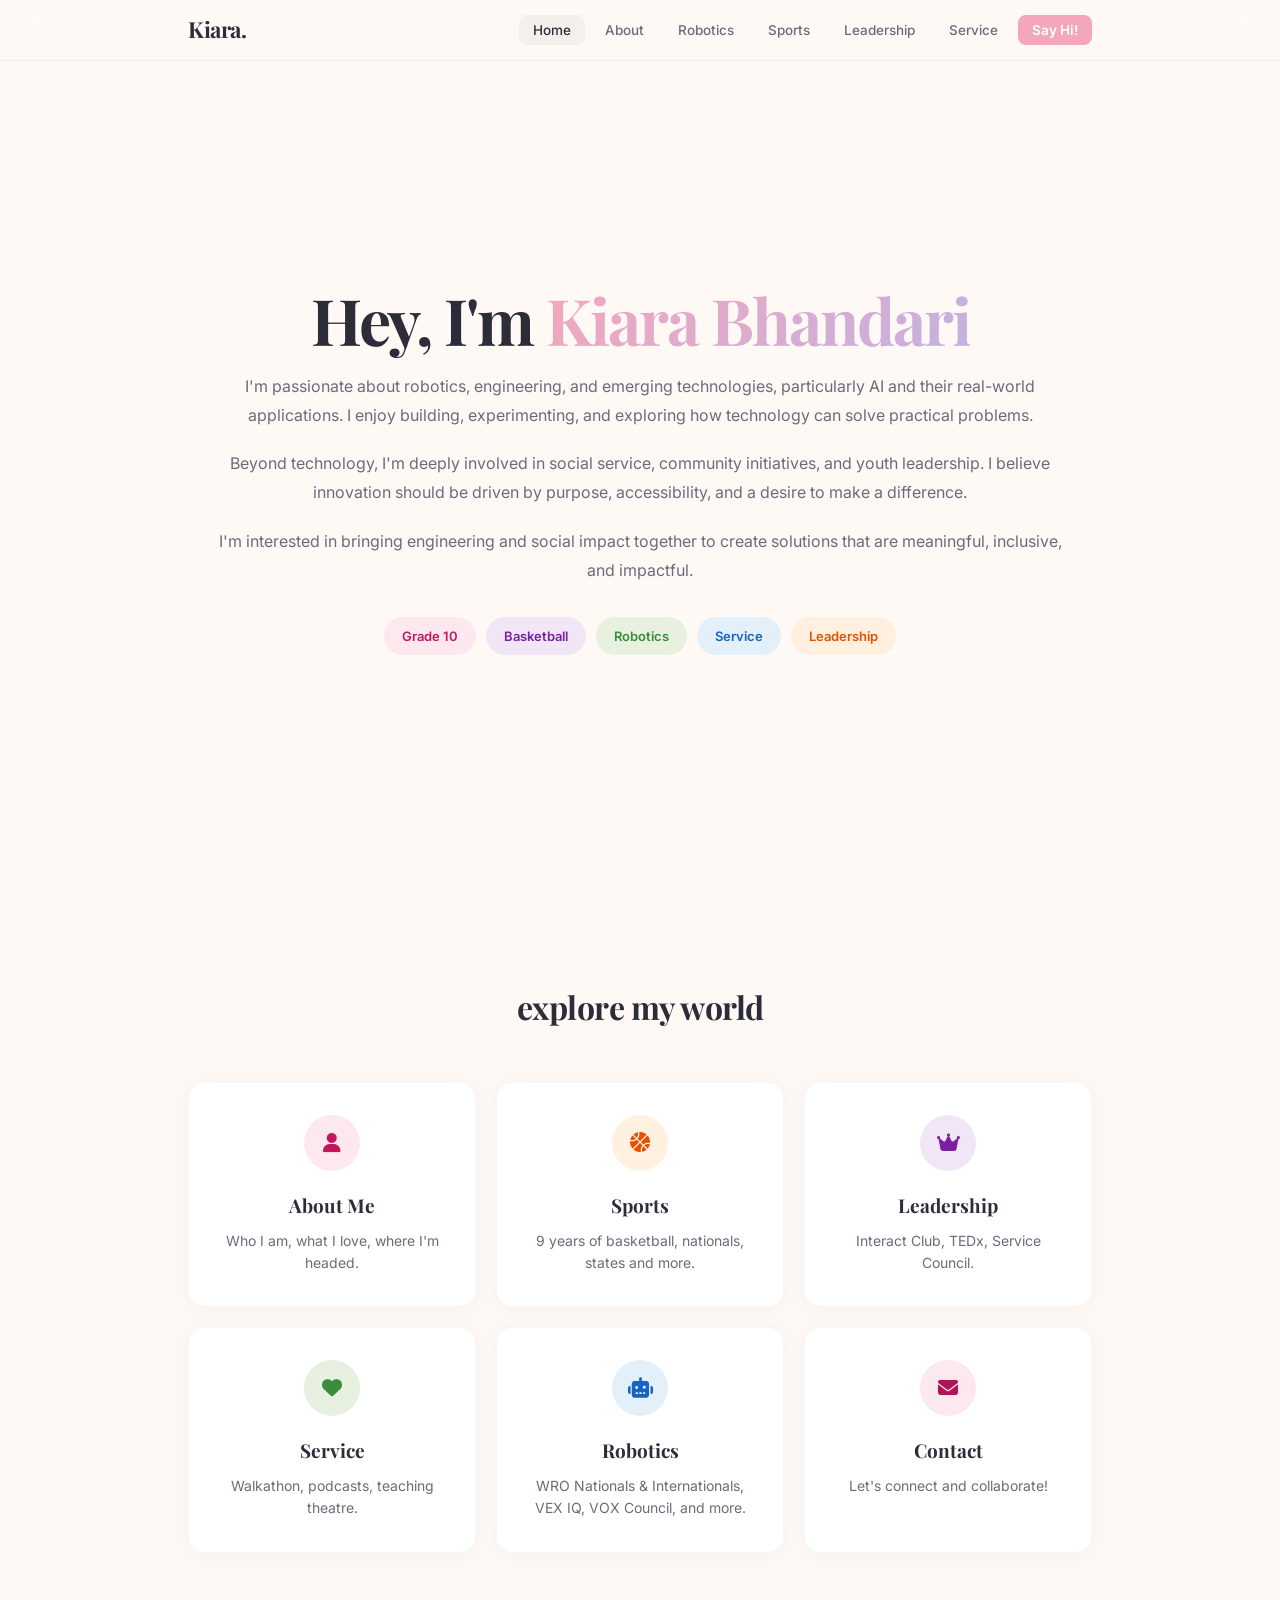
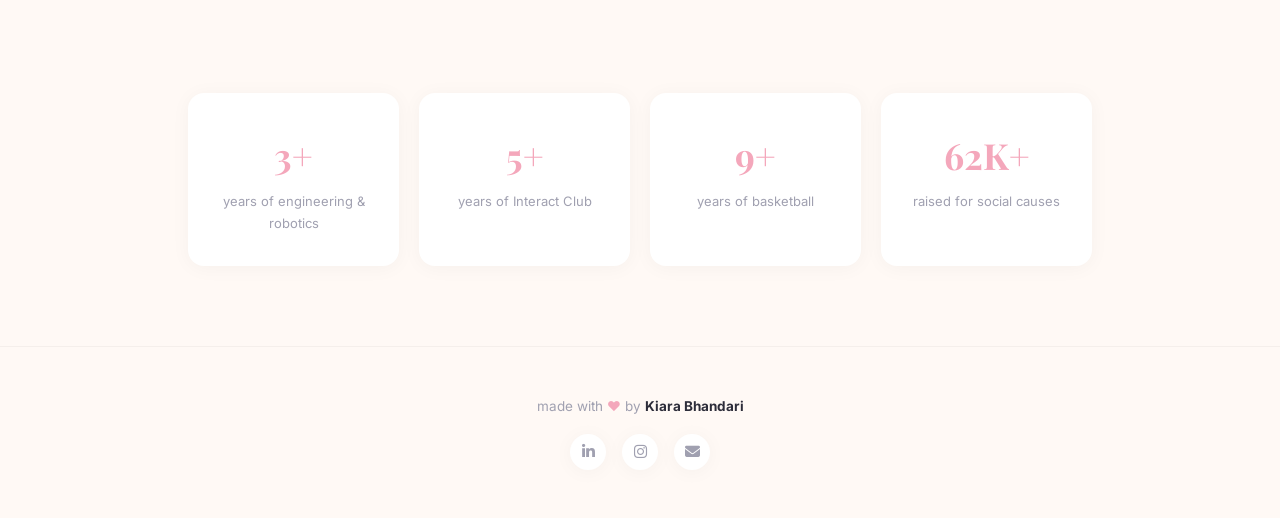
<file: index.html>
<!DOCTYPE html>
<html lang="en">
<head>
  <meta charset="UTF-8">
  <meta name="viewport" content="width=device-width, initial-scale=1.0">
  <meta http-equiv="Cache-Control" content="no-cache, no-store, must-revalidate">
  <meta http-equiv="Pragma" content="no-cache">
  <meta http-equiv="Expires" content="0">
  <title>Kiara Bhandari</title>
  <link rel="stylesheet" href="css/style.css">
  <link rel="stylesheet" href="https://cdnjs.cloudflare.com/ajax/libs/font-awesome/6.5.0/css/all.min.css">
</head>
<body>

  <nav id="navbar">
    <div class="nav-container">
      <a href="index.html" class="nav-logo">Kiara.</a>
      <button class="nav-toggle" id="navToggle" aria-label="Menu">
        <span></span><span></span><span></span>
      </button>
      <ul class="nav-links" id="navLinks">
        <li><a href="index.html" class="active">Home</a></li>
        <li><a href="pages/about.html">About</a></li>
        <li><a href="pages/robotics.html">Robotics</a></li>
        <li><a href="pages/sports.html">Sports</a></li>
        <li><a href="pages/leadership.html">Leadership</a></li>
        <li><a href="pages/service.html">Service</a></li>
        <li><a href="pages/contact.html" class="nav-cta">Say Hi!</a></li>
      </ul>
    </div>
  </nav>

  <section class="hero-home">
    <div class="hero-home-content">
      <h1>Hey, I'm <span class="colorful-name">Kiara Bhandari</span></h1>
      <div class="hero-tagline">
        <p>I'm passionate about robotics, engineering, and emerging technologies, particularly AI and their real-world applications. I enjoy building, experimenting, and exploring how technology can solve practical problems.</p>
        <p>Beyond technology, I'm deeply involved in social service, community initiatives, and youth leadership. I believe innovation should be driven by purpose, accessibility, and a desire to make a difference.</p>
        <p>I'm interested in bringing engineering and social impact together to create solutions that are meaningful, inclusive, and impactful.</p>
      </div>
      <div class="hero-badges">
        <span class="badge pink">Grade 10</span>
        <span class="badge lavender">Basketball</span>
        <span class="badge sage">Robotics</span>
        <span class="badge sky">Service</span>
        <span class="badge peach">Leadership</span>
      </div>
    </div>
  </section>

  <section class="section">
    <div class="container">
      <h2 class="section-title">explore my world</h2>
      <div class="explore-grid">
        <a href="pages/about.html" class="explore-card">
          <div class="explore-icon pink-bg"><i class="fas fa-user"></i></div>
          <h3>About Me</h3>
          <p>Who I am, what I love, where I'm headed.</p>
        </a>
        <a href="pages/sports.html" class="explore-card">
          <div class="explore-icon peach-bg"><i class="fas fa-basketball-ball"></i></div>
          <h3>Sports</h3>
          <p>9 years of basketball, nationals, states and more.</p>
        </a>
        <a href="pages/leadership.html" class="explore-card">
          <div class="explore-icon lavender-bg"><i class="fas fa-crown"></i></div>
          <h3>Leadership</h3>
          <p>Interact Club, TEDx, Service Council.</p>
        </a>
        <a href="pages/service.html" class="explore-card">
          <div class="explore-icon sage-bg"><i class="fas fa-heart"></i></div>
          <h3>Service</h3>
          <p>Walkathon, podcasts, teaching theatre.</p>
        </a>
        <a href="pages/robotics.html" class="explore-card">
          <div class="explore-icon sky-bg"><i class="fas fa-robot"></i></div>
          <h3>Robotics</h3>
          <p>WRO Nationals & Internationals, VEX IQ, VOX Council, and more.</p>
        </a>
        <a href="pages/contact.html" class="explore-card">
          <div class="explore-icon blush-bg"><i class="fas fa-envelope"></i></div>
          <h3>Contact</h3>
          <p>Let's connect and collaborate!</p>
        </a>
      </div>
    </div>
  </section>

  <section class="highlights">
    <div class="container">
      <div class="highlight-row">
        <div class="highlight-big">
          <span class="highlight-number">3+</span>
          <span class="highlight-text">years of engineering & robotics</span>
        </div>
        <div class="highlight-big">
          <span class="highlight-number">5+</span>
          <span class="highlight-text">years of Interact Club</span>
        </div>
        <div class="highlight-big">
          <span class="highlight-number">9+</span>
          <span class="highlight-text">years of basketball</span>
        </div>
        <div class="highlight-big">
          <span class="highlight-number">62K+</span>
          <span class="highlight-text">raised for social causes</span>
        </div>
      </div>
    </div>
  </section>

  <footer>
    <div class="container footer-content">
      <p>made with <span class="heart">♥</span> by <strong>Kiara Bhandari</strong></p>
      <div class="footer-links">
        <a href="https://www.linkedin.com/in/kiara-bhandari-9919a62b8" target="_blank" aria-label="LinkedIn"><i class="fab fa-linkedin-in"></i></a>
        <a href="https://www.instagram.com/bhandari_kiara" target="_blank" aria-label="Instagram"><i class="fab fa-instagram"></i></a>
        <a href="mailto:kiubhandari2011@gmail.com" aria-label="Email"><i class="fas fa-envelope"></i></a>
      </div>
    </div>
  </footer>

  <script src="js/main.js"></script>
</body>
</html>
</file>
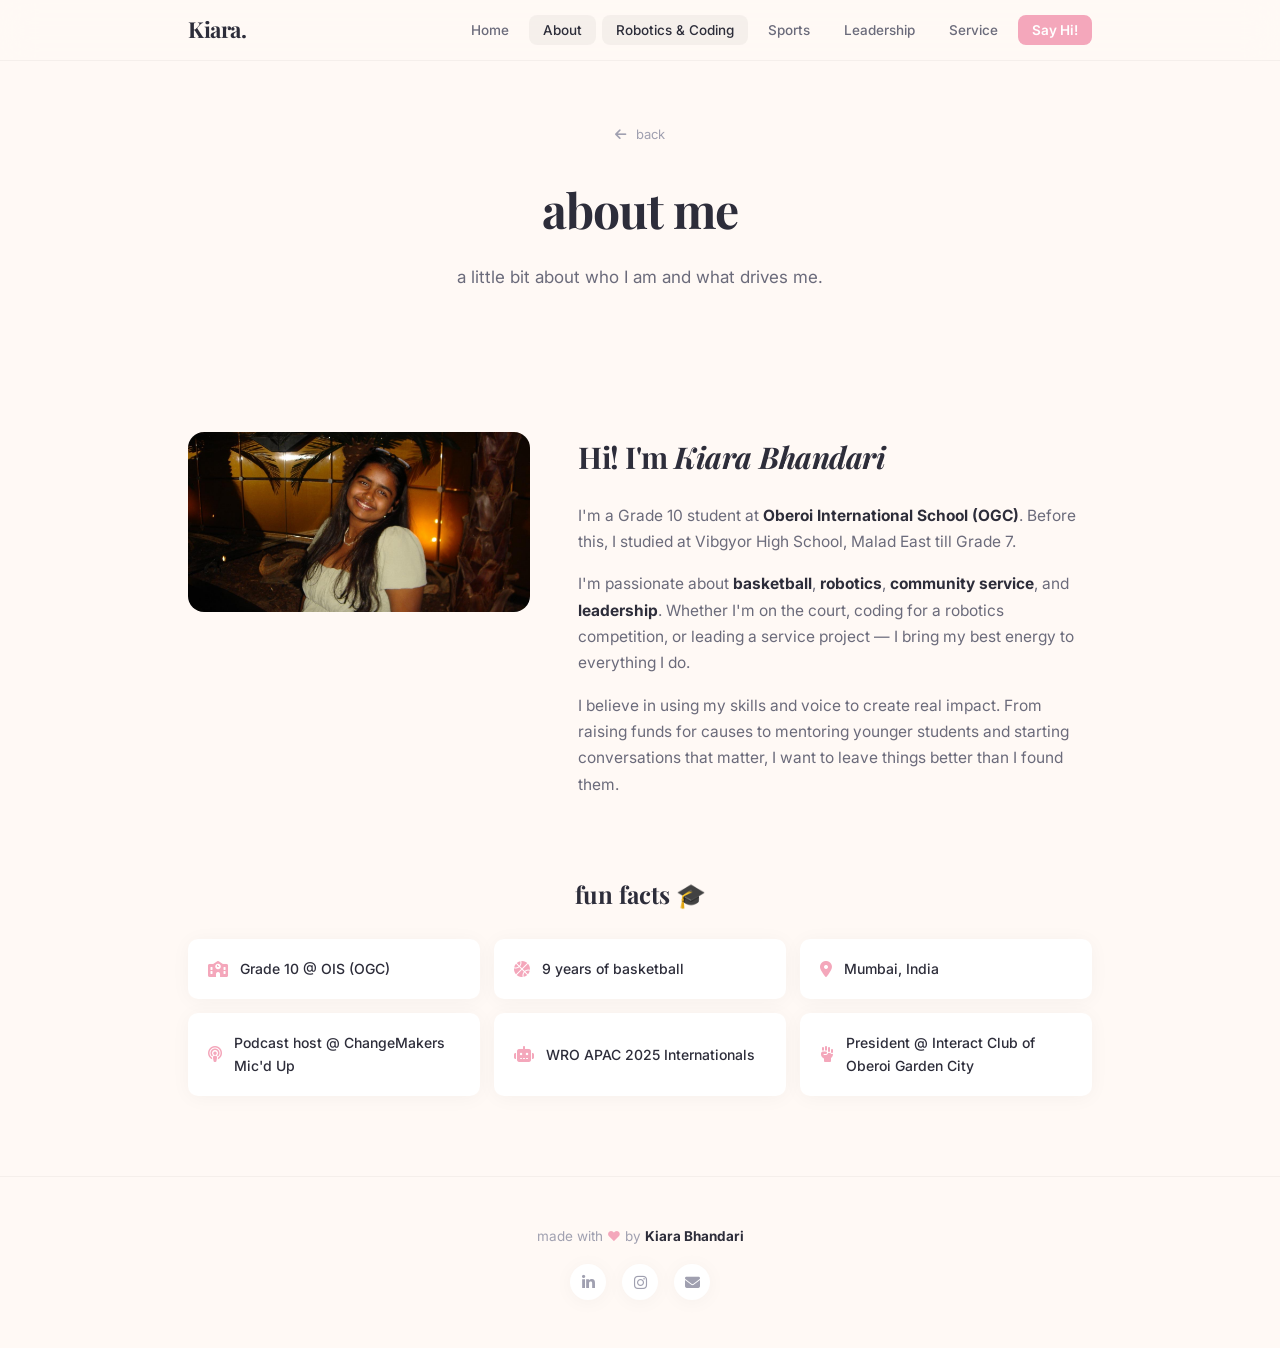
<file: pages/about.html>
<!DOCTYPE html>
<html lang="en">
<head>
  <meta charset="UTF-8">
  <meta name="viewport" content="width=device-width, initial-scale=1.0">
  <meta http-equiv="Cache-Control" content="no-cache, no-store, must-revalidate">
  <meta http-equiv="Pragma" content="no-cache">
  <meta http-equiv="Expires" content="0">
  <title>About | Kiara Bhandari</title>
  <link rel="stylesheet" href="../css/style.css">
  <link rel="stylesheet" href="https://cdnjs.cloudflare.com/ajax/libs/font-awesome/6.5.0/css/all.min.css">
</head>
<body>
  <nav id="navbar"><div class="nav-container"><a href="../index.html" class="nav-logo">Kiara.</a><button class="nav-toggle" id="navToggle" aria-label="Menu"><span></span><span></span><span></span></button><ul class="nav-links" id="navLinks"><li><a href="../index.html">Home</a></li><li><a href="about.html" class="active">About</a><li><a href="robotics.html" class="active">Robotics & Coding</a></li><li><a href="sports.html">Sports</a></li><li><a href="leadership.html">Leadership</a></li><li><a href="service.html">Service</a></li><li><a href="contact.html" class="nav-cta">Say Hi!</a></li></ul></div></nav>

  <section class="page-hero">
    <div class="container">
      <a href="../index.html" class="back-link"><i class="fas fa-arrow-left"></i> back</a>
      <h1>about me</h1>
      <p class="page-subtitle">a little bit about who I am and what drives me.</p>
    </div>
  </section>

  <section class="section">
    <div class="container">
      <div class="about-layout">
        <div class="about-photo">
          <a href="../images/kiara.JPG" target="_blank"><img src="../images/kiara.JPG" alt="Kiara Bhandari" style="width:100%;height:180px;object-fit:cover;border-radius:var(--radius);"></a>
        </div>
        <div class="about-content">
          <h2>Hi! I'm <em>Kiara Bhandari</em></h2>
          <p>I'm a Grade 10 student at <strong>Oberoi International School (OGC)</strong>. Before this, I studied at Vibgyor High School, Malad East till Grade 7.</p>
          <p>I'm passionate about <strong>basketball</strong>, <strong>robotics</strong>, <strong>community service</strong>, and <strong>leadership</strong>. Whether I'm on the court, coding for a robotics competition, or leading a service project — I bring my best energy to everything I do.</p>
          <p>I believe in using my skills and voice to create real impact. From raising funds for causes to mentoring younger students and starting conversations that matter, I want to leave things better than I found them.</p>
        </div>
      </div>

      <div class="fun-facts">
        <h3>fun facts 🎓</h3>
        <div class="facts-grid">
          <div class="fact-card"><i class="fas fa-school"></i><span>Grade 10 @ OIS (OGC)</span></div>
          <div class="fact-card"><i class="fas fa-basketball-ball"></i><span>9 years of basketball</span></div>
          <div class="fact-card"><i class="fas fa-map-marker-alt"></i><span>Mumbai, India</span></div>
          <div class="fact-card"><i class="fas fa-podcast"></i><span>Podcast host @ ChangeMakers Mic'd Up</span></div>
          <div class="fact-card"><i class="fas fa-robot"></i><span>WRO APAC 2025 Internationals</span></div>
          <div class="fact-card"><i class="fas fa-fist-raised"></i><span>President @ Interact Club of Oberoi Garden City</span></div>
        </div>
      </div>
    </div>
  </section>

  <footer><div class="container footer-content"><p>made with <span class="heart">♥</span> by <strong>Kiara Bhandari</strong></p><div class="footer-links"><a href="https://www.linkedin.com/in/kiara-bhandari-9919a62b8" target="_blank" aria-label="LinkedIn"><i class="fab fa-linkedin-in"></i></a><a href="https://www.instagram.com/bhandari_kiara" target="_blank" aria-label="Instagram"><i class="fab fa-instagram"></i></a><a href="mailto:kiubhandari2011@gmail.com" aria-label="Email"><i class="fas fa-envelope"></i></a></div></div></footer>
  <script src="../js/main.js"></script>
</body>
</html>
</file>
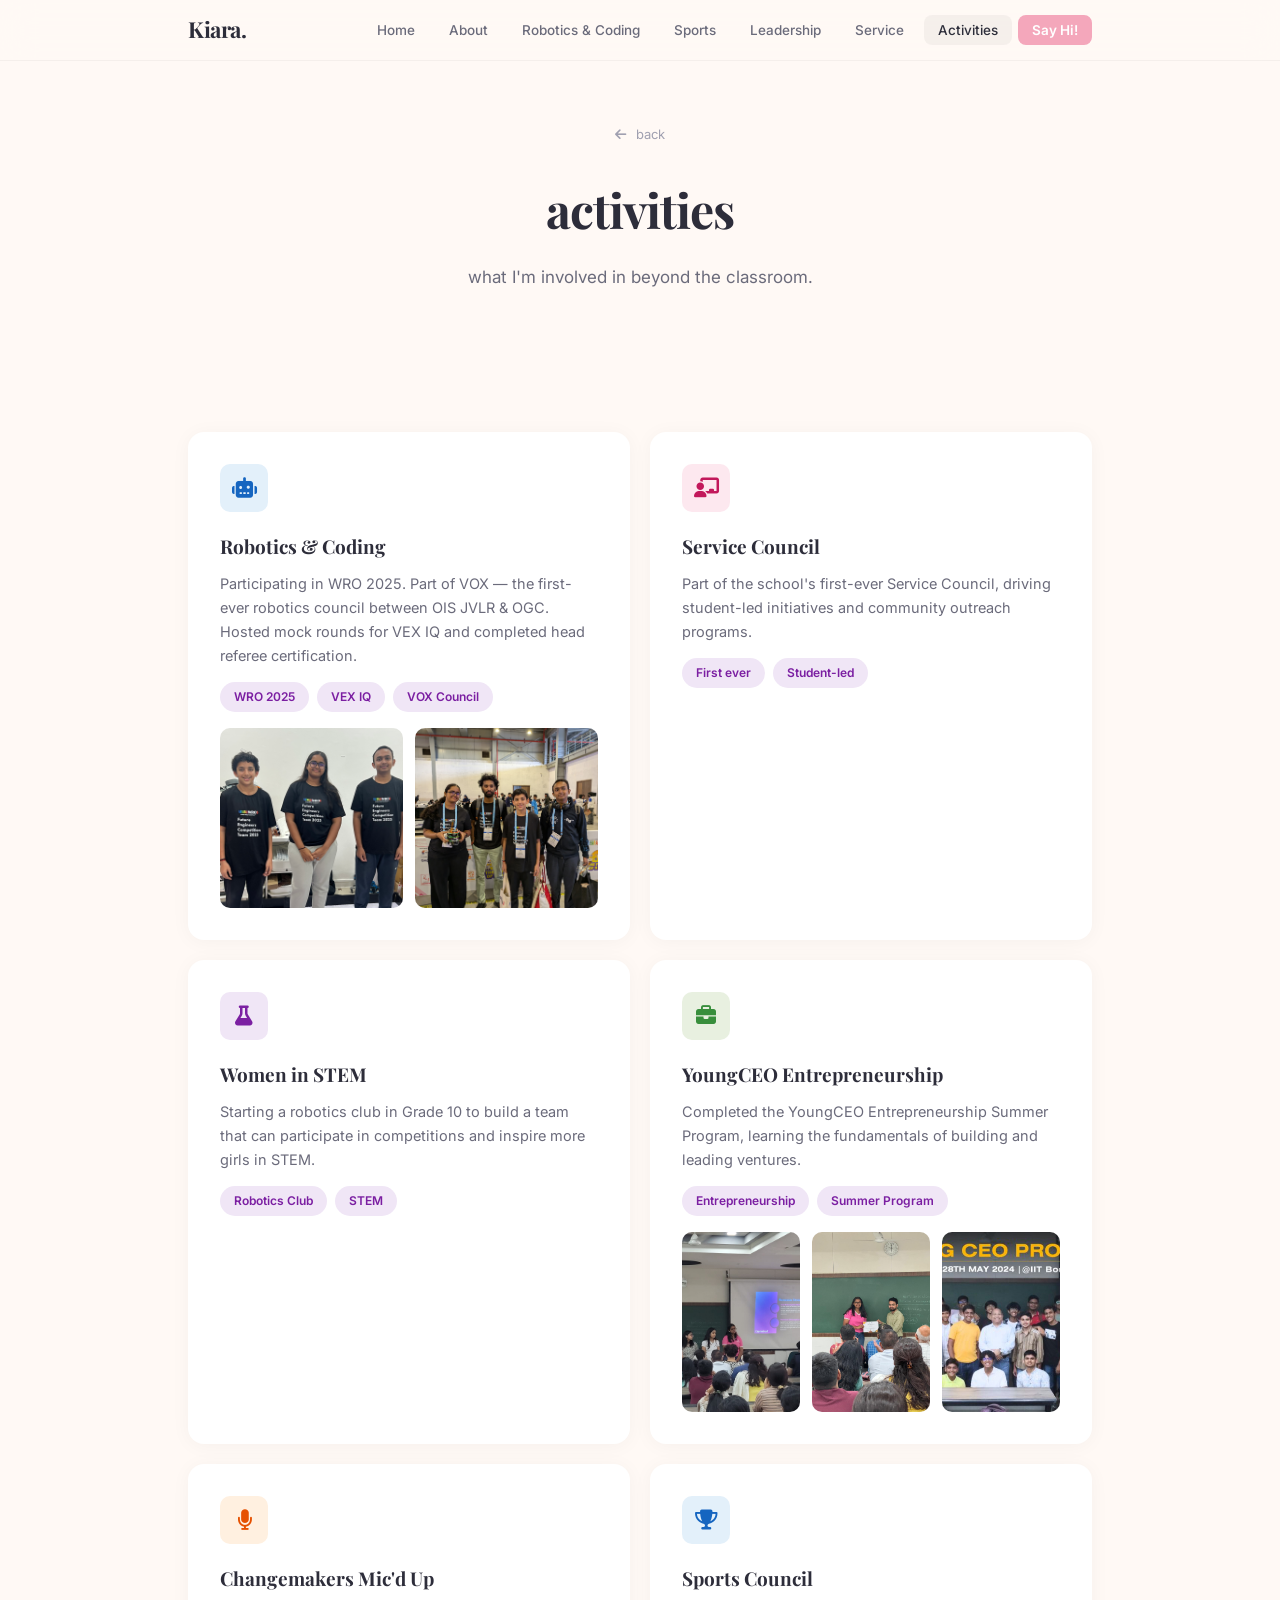
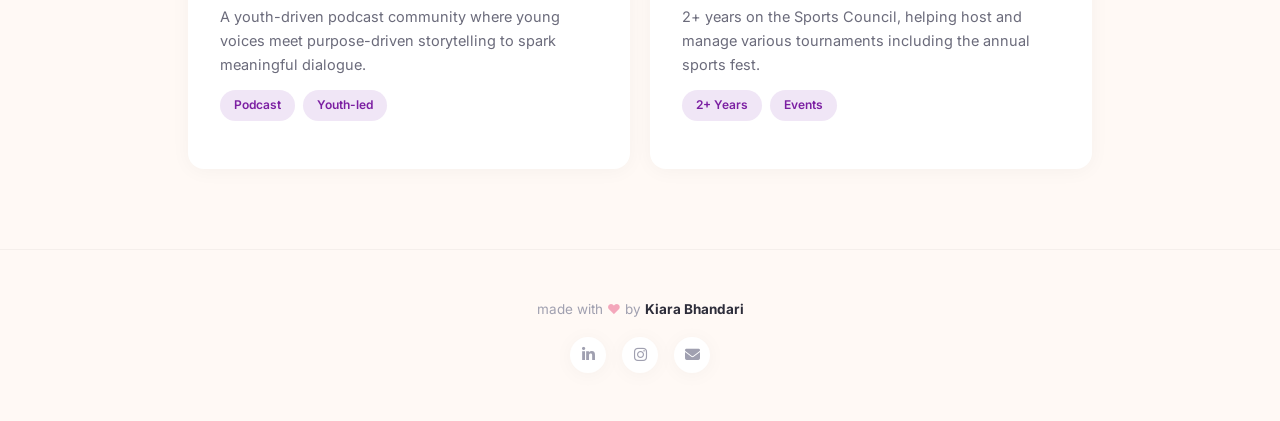
<file: pages/activities.html>
<!DOCTYPE html>
<html lang="en">
<head>
  <meta charset="UTF-8">
  <meta name="viewport" content="width=device-width, initial-scale=1.0">
  <title>Activities | Kiara Bhandari</title>
  <link rel="stylesheet" href="../css/style.css">
  <link rel="stylesheet" href="https://cdnjs.cloudflare.com/ajax/libs/font-awesome/6.5.0/css/all.min.css">
</head>
<body>
  <nav id="navbar"><div class="nav-container"><a href="../index.html" class="nav-logo">Kiara.</a><button class="nav-toggle" id="navToggle" aria-label="Menu"><span></span><span></span><span></span></button><ul class="nav-links" id="navLinks"><li><a href="../index.html">Home</a></li><li><a href="about.html">About</a></li><li><a href="robotics.html">Robotics & Coding</a></li><li><a href="sports.html">Sports</a></li><li><a href="leadership.html">Leadership</a></li><li><a href="service.html">Service</a></li><li><a href="activities.html" class="active">Activities</a></li><li><a href="contact.html" class="nav-cta">Say Hi!</a></li></ul></div></nav>

  <section class="page-hero">
    <div class="container">
      <a href="../index.html" class="back-link"><i class="fas fa-arrow-left"></i> back</a>
      <h1>activities</h1>
      <p class="page-subtitle">what I'm involved in beyond the classroom.</p>
    </div>
  </section>

  <section class="section">
    <div class="container">
      <div class="activities-grid">

        <div class="activity-card">
          <div class="activity-icon sky-bg"><i class="fas fa-robot"></i></div>
          <h3>Robotics & Coding</h3>
          <p>Participating in WRO 2025. Part of VOX — the first-ever robotics council between OIS JVLR & OGC. Hosted mock rounds for VEX IQ and completed head referee certification.</p>
          <div class="tag-row"><span>WRO 2025</span><span>VEX IQ</span><span>VOX Council</span></div>
          <div class="photo-grid-small">
            <a href="../images/robotics/IMG_1854.JPG" target="_blank"><img src="../images/robotics/IMG_1854.JPG" alt="Robotics" style="width:100%;height:180px;object-fit:cover;border-radius:var(--radius-sm);"></a>
            <a href="../images/robotics/dfd3d78d-dfe0-4551-b099-7ea3321cb316.JPG" target="_blank"><img src="../images/robotics/dfd3d78d-dfe0-4551-b099-7ea3321cb316.JPG" alt="Robotics" style="width:100%;height:180px;object-fit:cover;border-radius:var(--radius-sm);"></a>
          </div>
        </div>

        <div class="activity-card">
          <div class="activity-icon pink-bg"><i class="fas fa-chalkboard-teacher"></i></div>
          <h3>Service Council</h3>
          <p>Part of the school's first-ever Service Council, driving student-led initiatives and community outreach programs.</p>
          <div class="tag-row"><span>First ever</span><span>Student-led</span></div>
        </div>

        <div class="activity-card">
          <div class="activity-icon lavender-bg"><i class="fas fa-flask"></i></div>
          <h3>Women in STEM</h3>
          <p>Starting a robotics club in Grade 10 to build a team that can participate in competitions and inspire more girls in STEM.</p>
          <div class="tag-row"><span>Robotics Club</span><span>STEM</span></div>
        </div>

        <div class="activity-card">
          <div class="activity-icon sage-bg"><i class="fas fa-briefcase"></i></div>
          <h3>YoungCEO Entrepreneurship</h3>
          <p>Completed the YoungCEO Entrepreneurship Summer Program, learning the fundamentals of building and leading ventures.</p>
          <div class="tag-row"><span>Entrepreneurship</span><span>Summer Program</span></div>
          <div class="photo-grid-small" style="grid-template-columns:1fr 1fr 1fr;">
            <a href="../images/youngceo.JPG" target="_blank"><img src="../images/youngceo.JPG" alt="YoungCEO" style="width:100%;height:180px;object-fit:cover;border-radius:var(--radius-sm);"></a>
            <a href="../images/youngceo1.JPG" target="_blank"><img src="../images/youngceo1.JPG" alt="YoungCEO" style="width:100%;height:180px;object-fit:cover;border-radius:var(--radius-sm);"></a>
            <a href="../images/youngceo2.JPG" target="_blank"><img src="../images/youngceo2.JPG" alt="YoungCEO" style="width:100%;height:180px;object-fit:cover;border-radius:var(--radius-sm);"></a>
          </div>
        </div>

        <div class="activity-card">
          <div class="activity-icon peach-bg"><i class="fas fa-microphone"></i></div>
          <h3>Changemakers Mic'd Up</h3>
          <p>A youth-driven podcast community where young voices meet purpose-driven storytelling to spark meaningful dialogue.</p>
          <div class="tag-row"><span>Podcast</span><span>Youth-led</span></div>
        </div>

        <div class="activity-card">
          <div class="activity-icon sky-bg"><i class="fas fa-trophy"></i></div>
          <h3>Sports Council</h3>
          <p>2+ years on the Sports Council, helping host and manage various tournaments including the annual sports fest.</p>
          <div class="tag-row"><span>2+ Years</span><span>Events</span></div>
        </div>

      </div>
    </div>
  </section>

  <footer><div class="container footer-content"><p>made with <span class="heart">♥</span> by <strong>Kiara Bhandari</strong></p><div class="footer-links"><a href="https://www.linkedin.com/in/kiara-bhandari-9919a62b8" target="_blank" aria-label="LinkedIn"><i class="fab fa-linkedin-in"></i></a><a href="https://www.instagram.com/bhandari_kiara" target="_blank" aria-label="Instagram"><i class="fab fa-instagram"></i></a><a href="mailto:kiubhandari2011@gmail.com" aria-label="Email"><i class="fas fa-envelope"></i></a></div></div></footer>
  <script src="../js/main.js"></script>
</body>
</html>
</file>
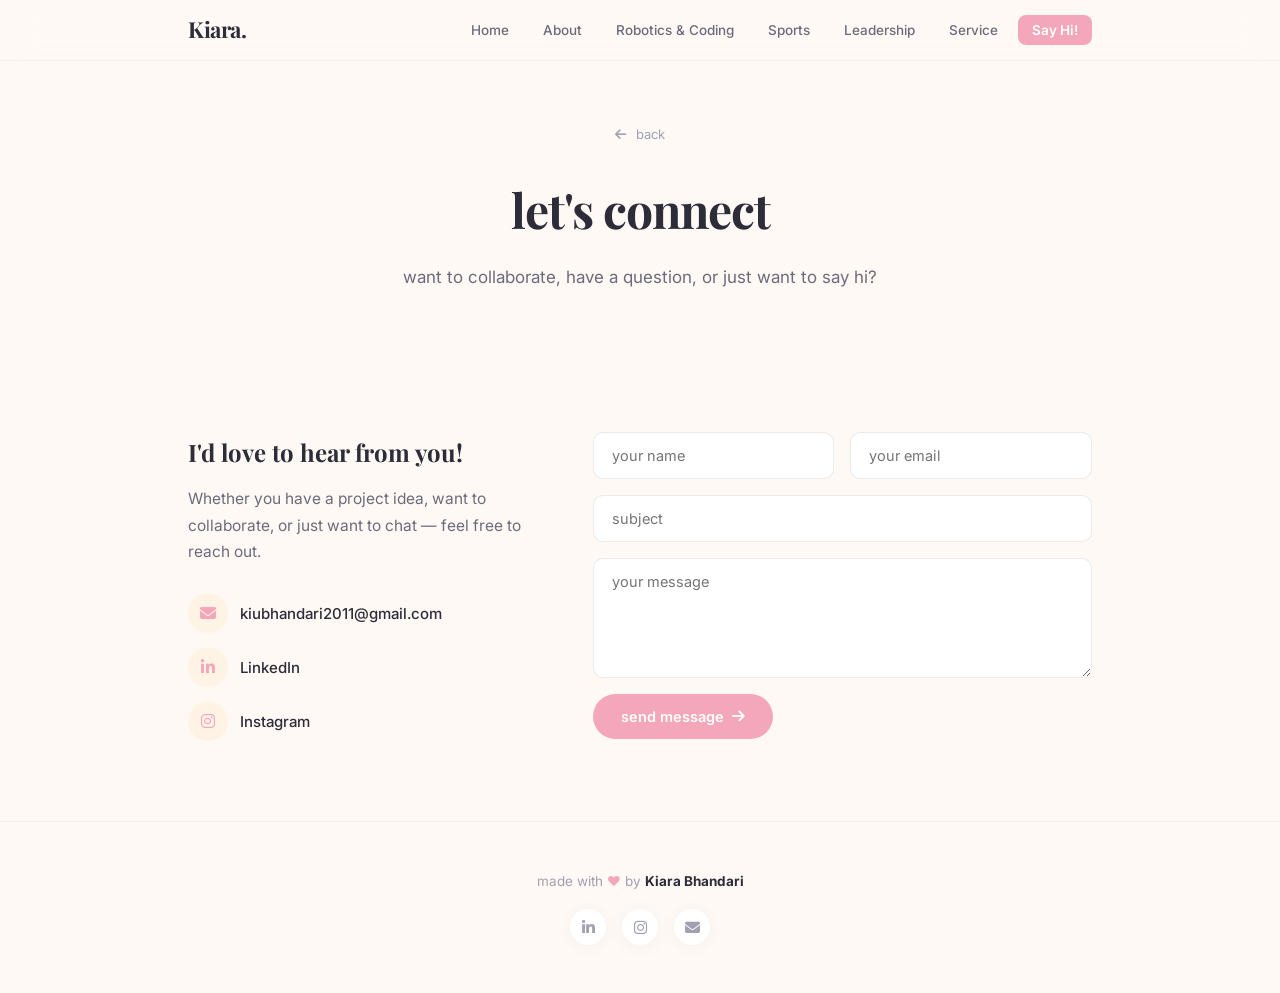
<file: pages/contact.html>
<!DOCTYPE html>
<html lang="en">
<head>
  <meta charset="UTF-8">
  <meta name="viewport" content="width=device-width, initial-scale=1.0">
  <meta http-equiv="Cache-Control" content="no-cache, no-store, must-revalidate">
  <meta http-equiv="Pragma" content="no-cache">
  <meta http-equiv="Expires" content="0">
  <title>Contact | Kiara Bhandari</title>
  <link rel="stylesheet" href="../css/style.css">
  <link rel="stylesheet" href="https://cdnjs.cloudflare.com/ajax/libs/font-awesome/6.5.0/css/all.min.css">
</head>
<body>
  <nav id="navbar"><div class="nav-container"><a href="../index.html" class="nav-logo">Kiara.</a><button class="nav-toggle" id="navToggle" aria-label="Menu"><span></span><span></span><span></span></button><ul class="nav-links" id="navLinks"><li><a href="../index.html">Home</a></li><li><a href="about.html">About</a></li><li><a href="robotics.html">Robotics & Coding</a></li><li><a href="sports.html">Sports</a></li><li><a href="leadership.html">Leadership</a></li><li><a href="service.html">Service</a></li><li><a href="contact.html" class="nav-cta active">Say Hi!</a></li></ul></div></nav>

  <section class="page-hero">
    <div class="container">
      <a href="../index.html" class="back-link"><i class="fas fa-arrow-left"></i> back</a>
      <h1>let's connect</h1>
      <p class="page-subtitle">want to collaborate, have a question, or just want to say hi?</p>
    </div>
  </section>

  <section class="section">
    <div class="container">
      <div class="contact-layout">
        <div class="contact-info">
          <h3>I'd love to hear from you!</h3>
          <p>Whether you have a project idea, want to collaborate, or just want to chat — feel free to reach out.</p>
          <div class="contact-links">
            <a href="mailto:kiubhandari2011@gmail.com"><i class="fas fa-envelope"></i> kiubhandari2011@gmail.com</a>
            <a href="https://www.linkedin.com/in/kiara-bhandari-9919a62b8" target="_blank"><i class="fab fa-linkedin-in"></i> LinkedIn</a>
            <a href="https://www.instagram.com/bhandari_kiara" target="_blank"><i class="fab fa-instagram"></i> Instagram</a>
          </div>
        </div>
        <form class="contact-form" id="contactForm">
          <div class="form-row">
            <input type="text" placeholder="your name" required>
            <input type="email" placeholder="your email" required>
          </div>
          <input type="text" placeholder="subject" required>
          <textarea rows="5" placeholder="your message" required></textarea>
          <button type="submit" class="btn btn-primary">send message <i class="fas fa-arrow-right"></i></button>
        </form>
      </div>
    </div>
  </section>

  <footer><div class="container footer-content"><p>made with <span class="heart">♥</span> by <strong>Kiara Bhandari</strong></p><div class="footer-links"><a href="https://www.linkedin.com/in/kiara-bhandari-9919a62b8" target="_blank" aria-label="LinkedIn"><i class="fab fa-linkedin-in"></i></a><a href="https://www.instagram.com/bhandari_kiara" target="_blank" aria-label="Instagram"><i class="fab fa-instagram"></i></a><a href="mailto:kiubhandari2011@gmail.com" aria-label="Email"><i class="fas fa-envelope"></i></a></div></div></footer>
  <script src="../js/main.js"></script>
</body>
</html>
</file>
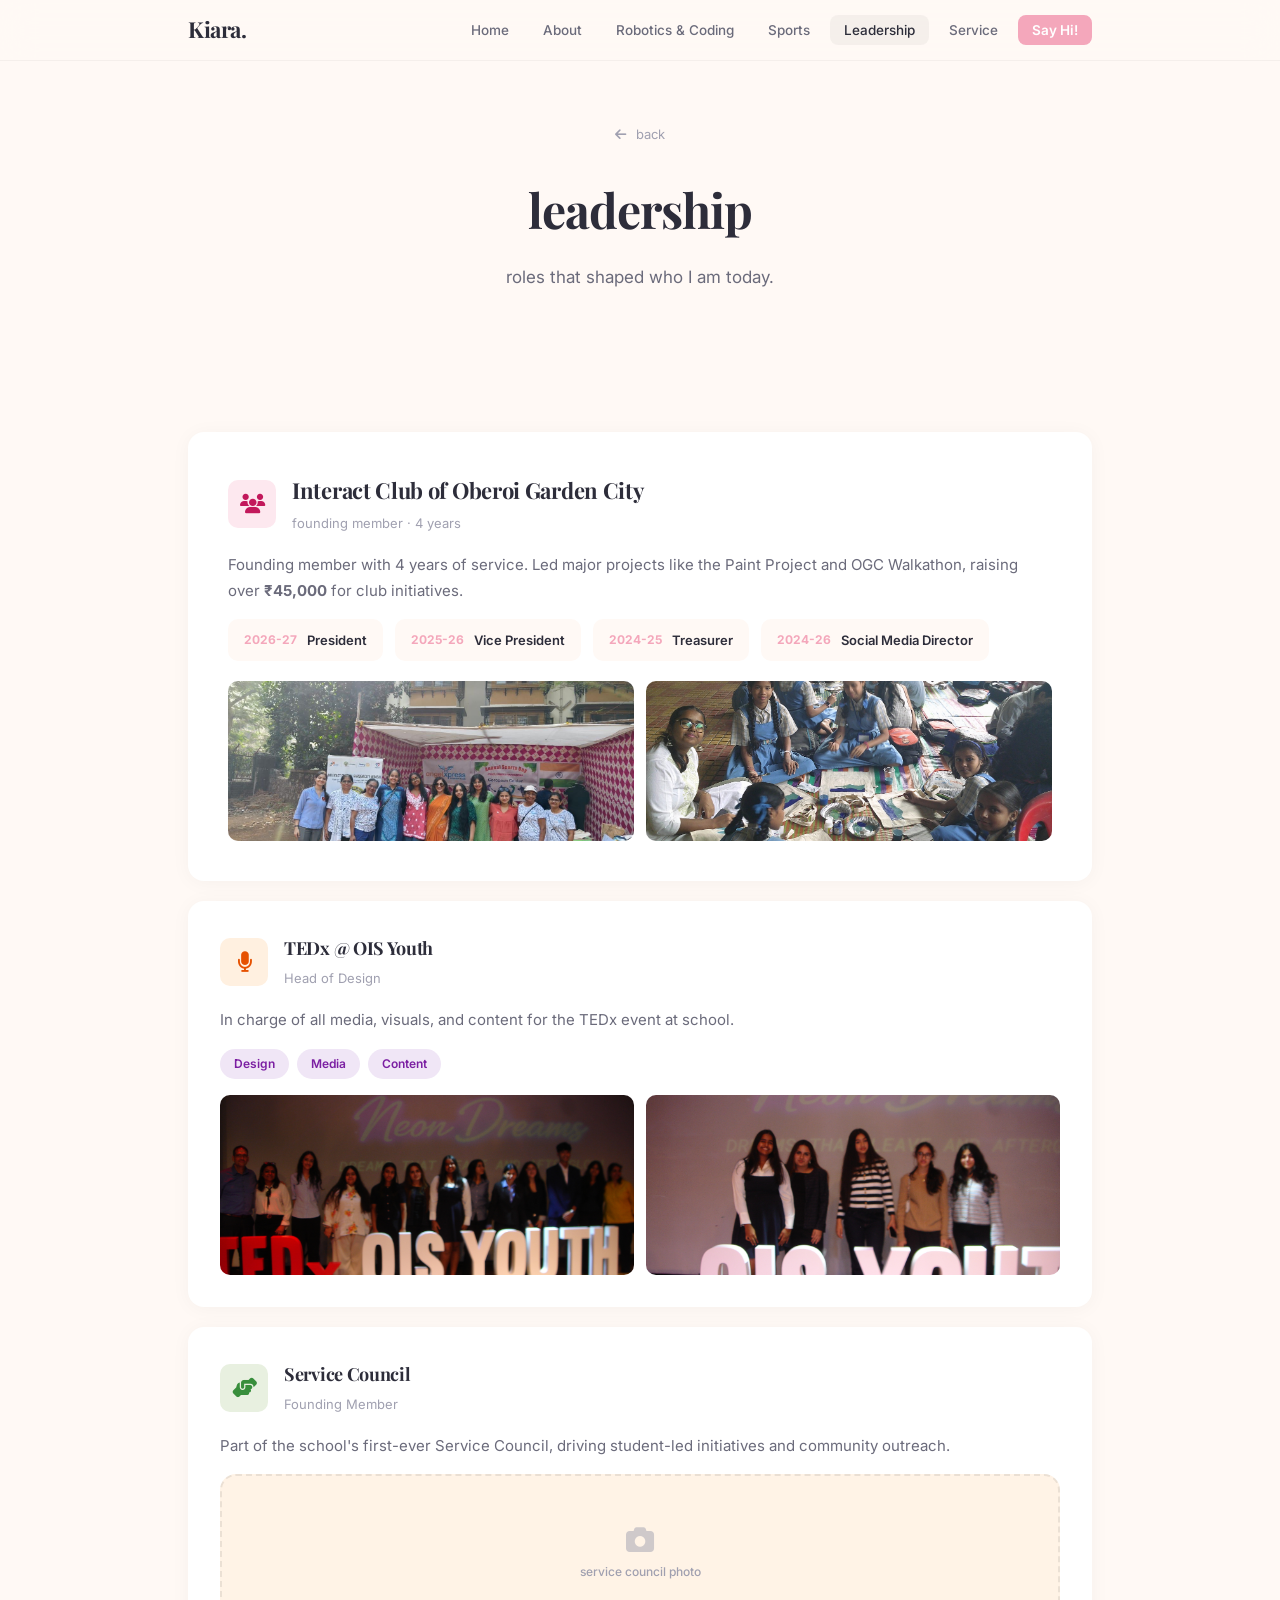
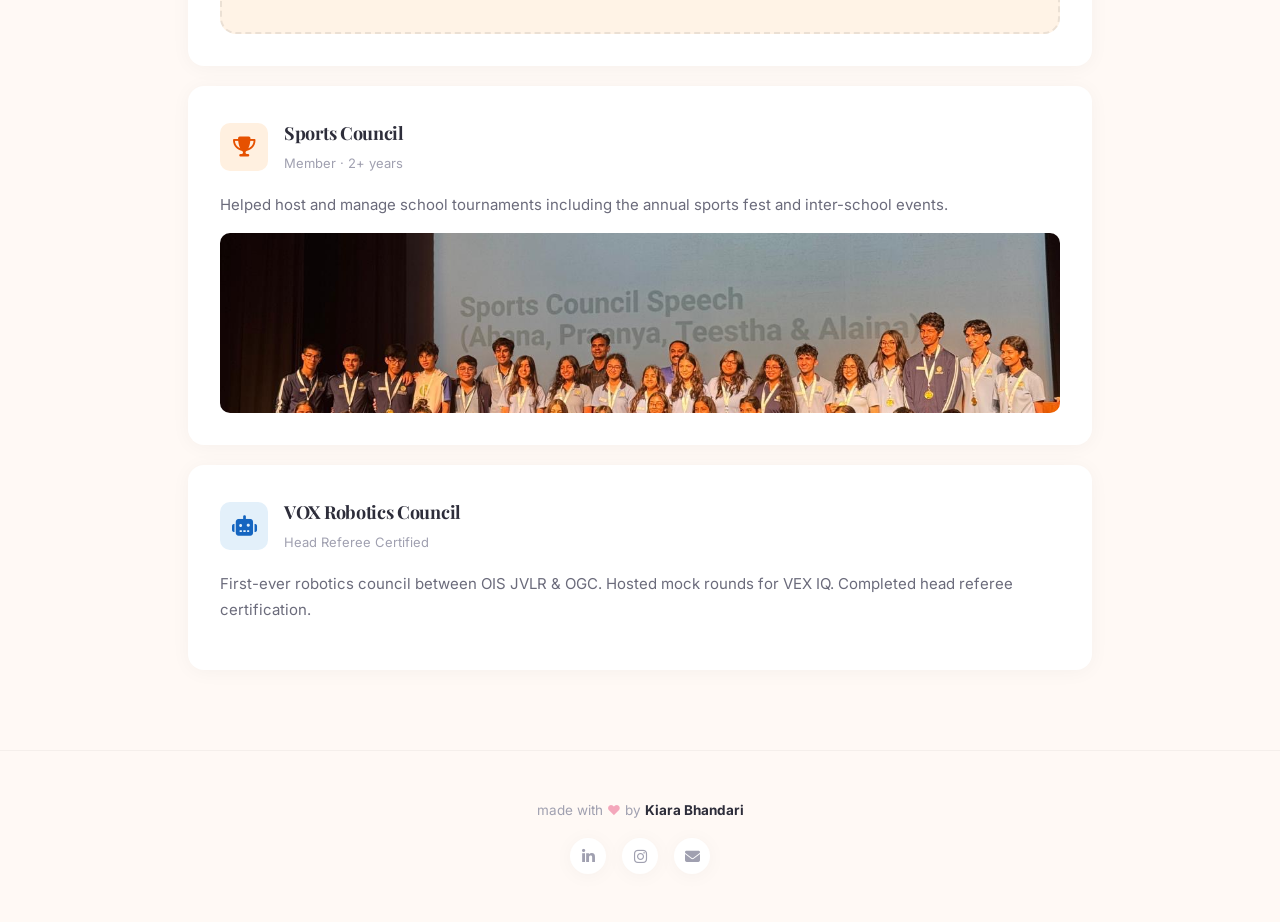
<file: pages/leadership.html>
<!DOCTYPE html>
<html lang="en">
<head>
  <meta charset="UTF-8">
  <meta name="viewport" content="width=device-width, initial-scale=1.0">
  <meta http-equiv="Cache-Control" content="no-cache, no-store, must-revalidate">
  <meta http-equiv="Pragma" content="no-cache">
  <meta http-equiv="Expires" content="0">
  <title>Leadership | Kiara Bhandari</title>
  <link rel="stylesheet" href="../css/style.css">
  <link rel="stylesheet" href="https://cdnjs.cloudflare.com/ajax/libs/font-awesome/6.5.0/css/all.min.css">
</head>
<body>
  <nav id="navbar"><div class="nav-container"><a href="../index.html" class="nav-logo">Kiara.</a><button class="nav-toggle" id="navToggle" aria-label="Menu"><span></span><span></span><span></span></button><ul class="nav-links" id="navLinks"><li><a href="../index.html">Home</a></li><li><a href="about.html">About</a></li><li><a href="robotics.html">Robotics & Coding</a></li><li><a href="sports.html">Sports</a></li><li><a href="leadership.html" class="active">Leadership</a></li><li><a href="service.html">Service</a></li><li><a href="contact.html" class="nav-cta">Say Hi!</a></li></ul></div></nav>

  <section class="page-hero">
    <div class="container">
      <a href="../index.html" class="back-link"><i class="fas fa-arrow-left"></i> back</a>
      <h1>leadership</h1>
      <p class="page-subtitle">roles that shaped who I am today.</p>
    </div>
  </section>

  <section class="section">
    <div class="container">
      <div class="leadership-grid">

        <div class="leadership-card big">
          <div class="leadership-header">
            <div class="leadership-icon pink-bg"><i class="fas fa-users"></i></div>
            <div><h2>Interact Club of Oberoi Garden City</h2><span class="years">founding member · 4 years</span></div>
          </div>
          <p>Founding member with 4 years of service. Led major projects like the Paint Project and OGC Walkathon, raising over <strong>₹45,000</strong> for club initiatives.</p>
          <div class="roles-timeline">
            <div class="role-item"><span class="role-year">2026-27</span><span class="role-title">President</span></div>
            <div class="role-item"><span class="role-year">2025-26</span><span class="role-title">Vice President</span></div>
            <div class="role-item"><span class="role-year">2024-25</span><span class="role-title">Treasurer</span></div>
            <div class="role-item"><span class="role-year">2024-26</span><span class="role-title">Social Media Director</span></div>
          </div>
          <div class="photo-grid-small">
            <a href="../images/service projects/interact 1.JPG" target="_blank"><img src="../images/service projects/interact 1.JPG" alt="Interact Club" style="width:100%;height:160px;object-fit:cover;border-radius:var(--radius-sm);"></a>
            <a href="../images/service projects/interact 2.JPG" target="_blank"><img src="../images/service projects/interact 2.JPG" alt="Interact Club" style="width:100%;height:160px;object-fit:cover;border-radius:var(--radius-sm);"></a>
          </div>
        </div>

        <div class="leadership-card">
          <div class="leadership-header">
            <div class="leadership-icon peach-bg"><i class="fas fa-microphone"></i></div>
            <div><h3>TEDx @ OIS Youth</h3><span class="years">Head of Design</span></div>
          </div>
          <p>In charge of all media, visuals, and content for the TEDx event at school.</p>
          <div class="tag-row"><span>Design</span><span>Media</span><span>Content</span></div>
          <div class="photo-grid-small">
            <a href="../images/tedx1.JPG" target="_blank"><img src="../images/tedx1.JPG" alt="TEDx" style="width:100%;height:180px;object-fit:cover;border-radius:var(--radius-sm);"></a>
            <a href="../images/tedx2.JPG" target="_blank"><img src="../images/tedx2.JPG" alt="TEDx" style="width:100%;height:180px;object-fit:cover;border-radius:var(--radius-sm);"></a>
          </div>
        </div>

        <div class="leadership-card">
          <div class="leadership-header">
            <div class="leadership-icon sage-bg"><i class="fas fa-hands-helping"></i></div>
            <div><h3>Service Council</h3><span class="years">Founding Member</span></div>
          </div>
          <p>Part of the school's first-ever Service Council, driving student-led initiatives and community outreach.</p>
          <div class="photo-placeholder small"><i class="fas fa-camera"></i><span>service council photo</span></div>
        </div>

        <div class="leadership-card">
          <div class="leadership-header">
            <div class="leadership-icon peach-bg"><i class="fas fa-trophy"></i></div>
            <div><h3>Sports Council</h3><span class="years">Member · 2+ years</span></div>
          </div>
          <p>Helped host and manage school tournaments including the annual sports fest and inter-school events.</p>
          <a href="../images/sportscouncil.JPG" target="_blank"><img src="../images/sportscouncil.JPG" alt="Sports Council" style="width:100%;height:180px;max-height:180px;object-fit:cover;border-radius:var(--radius-sm);"></a>
        </div>

        <div class="leadership-card">
          <div class="leadership-header">
            <div class="leadership-icon sky-bg"><i class="fas fa-robot"></i></div>
            <div><h3>VOX Robotics Council</h3><span class="years">Head Referee Certified</span></div>
          </div>
          <p>First-ever robotics council between OIS JVLR & OGC. Hosted mock rounds for VEX IQ. Completed head referee certification.</p>
        </div>

      </div>
    </div>
  </section>

  <footer><div class="container footer-content"><p>made with <span class="heart">♥</span> by <strong>Kiara Bhandari</strong></p><div class="footer-links"><a href="https://www.linkedin.com/in/kiara-bhandari-9919a62b8" target="_blank" aria-label="LinkedIn"><i class="fab fa-linkedin-in"></i></a><a href="https://www.instagram.com/bhandari_kiara" target="_blank" aria-label="Instagram"><i class="fab fa-instagram"></i></a><a href="mailto:kiubhandari2011@gmail.com" aria-label="Email"><i class="fas fa-envelope"></i></a></div></div></footer>
  <script src="../js/main.js"></script>
</body>
</html>
</file>
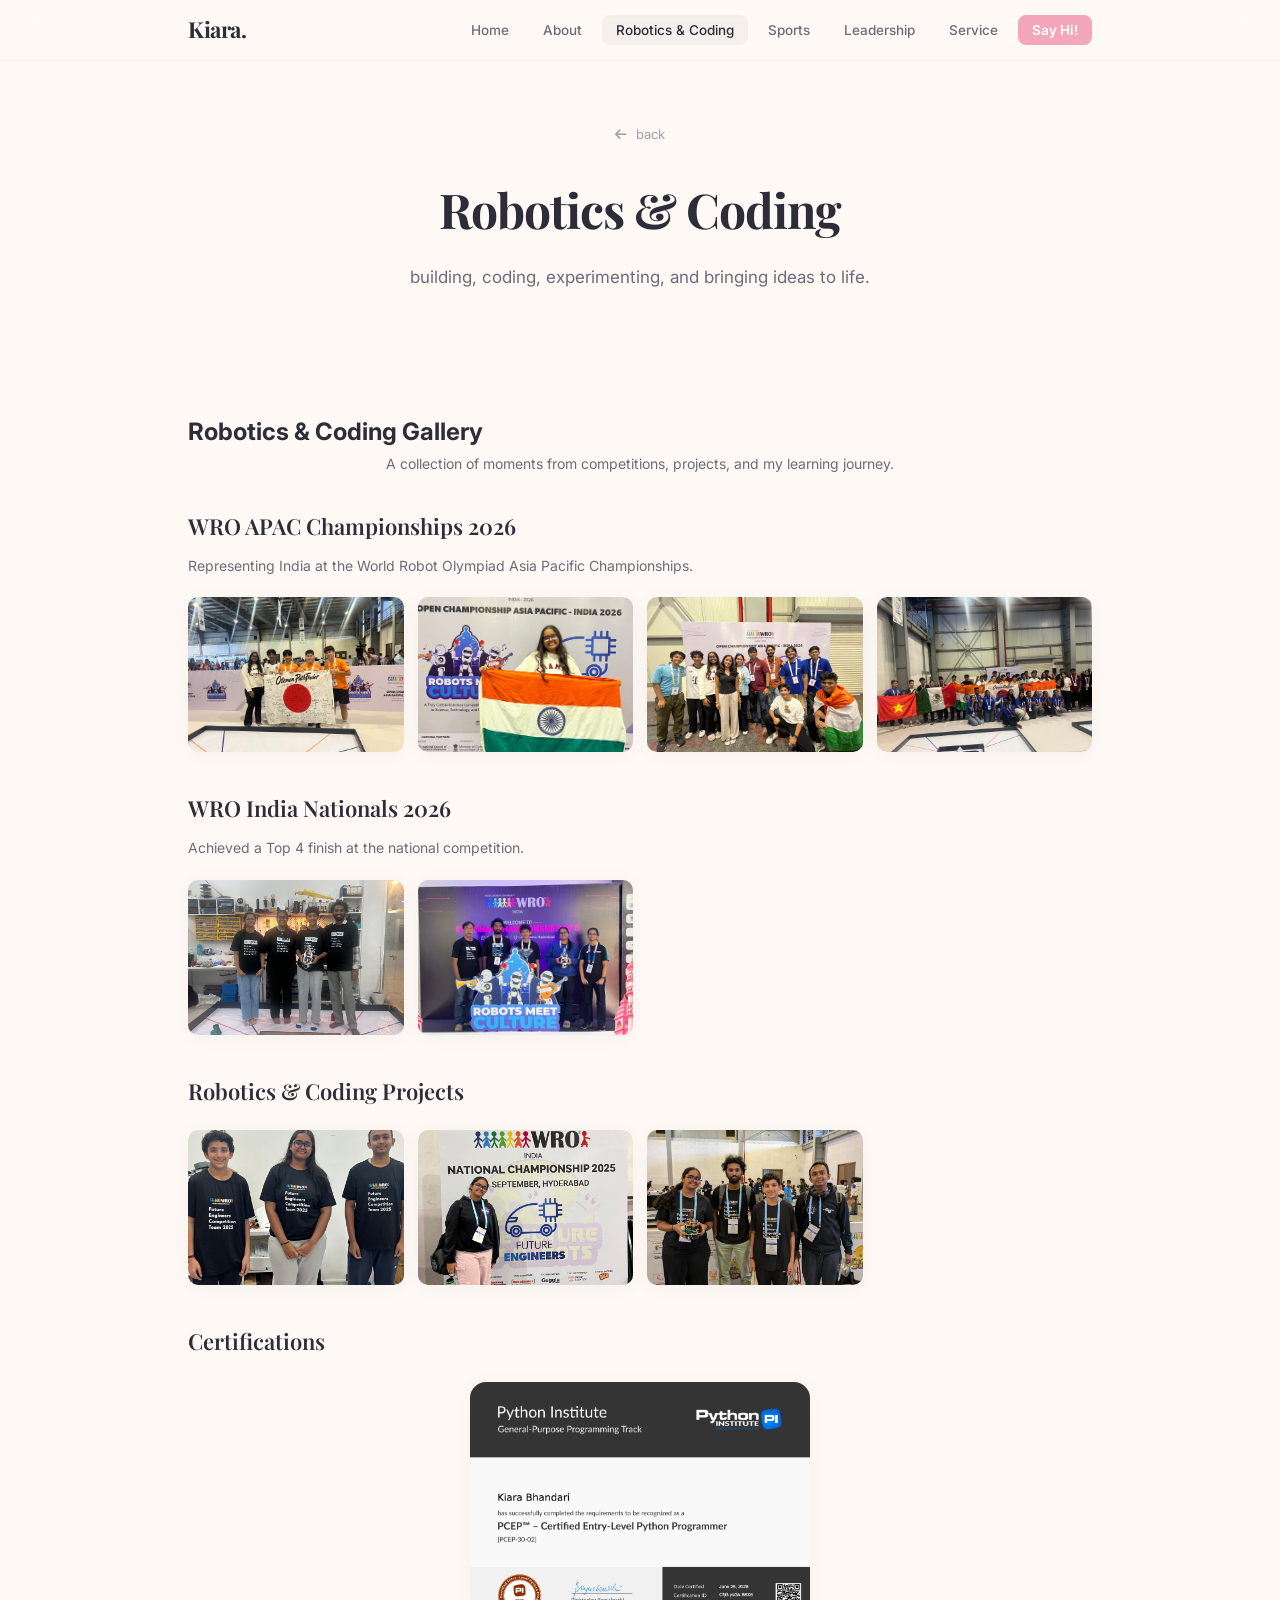
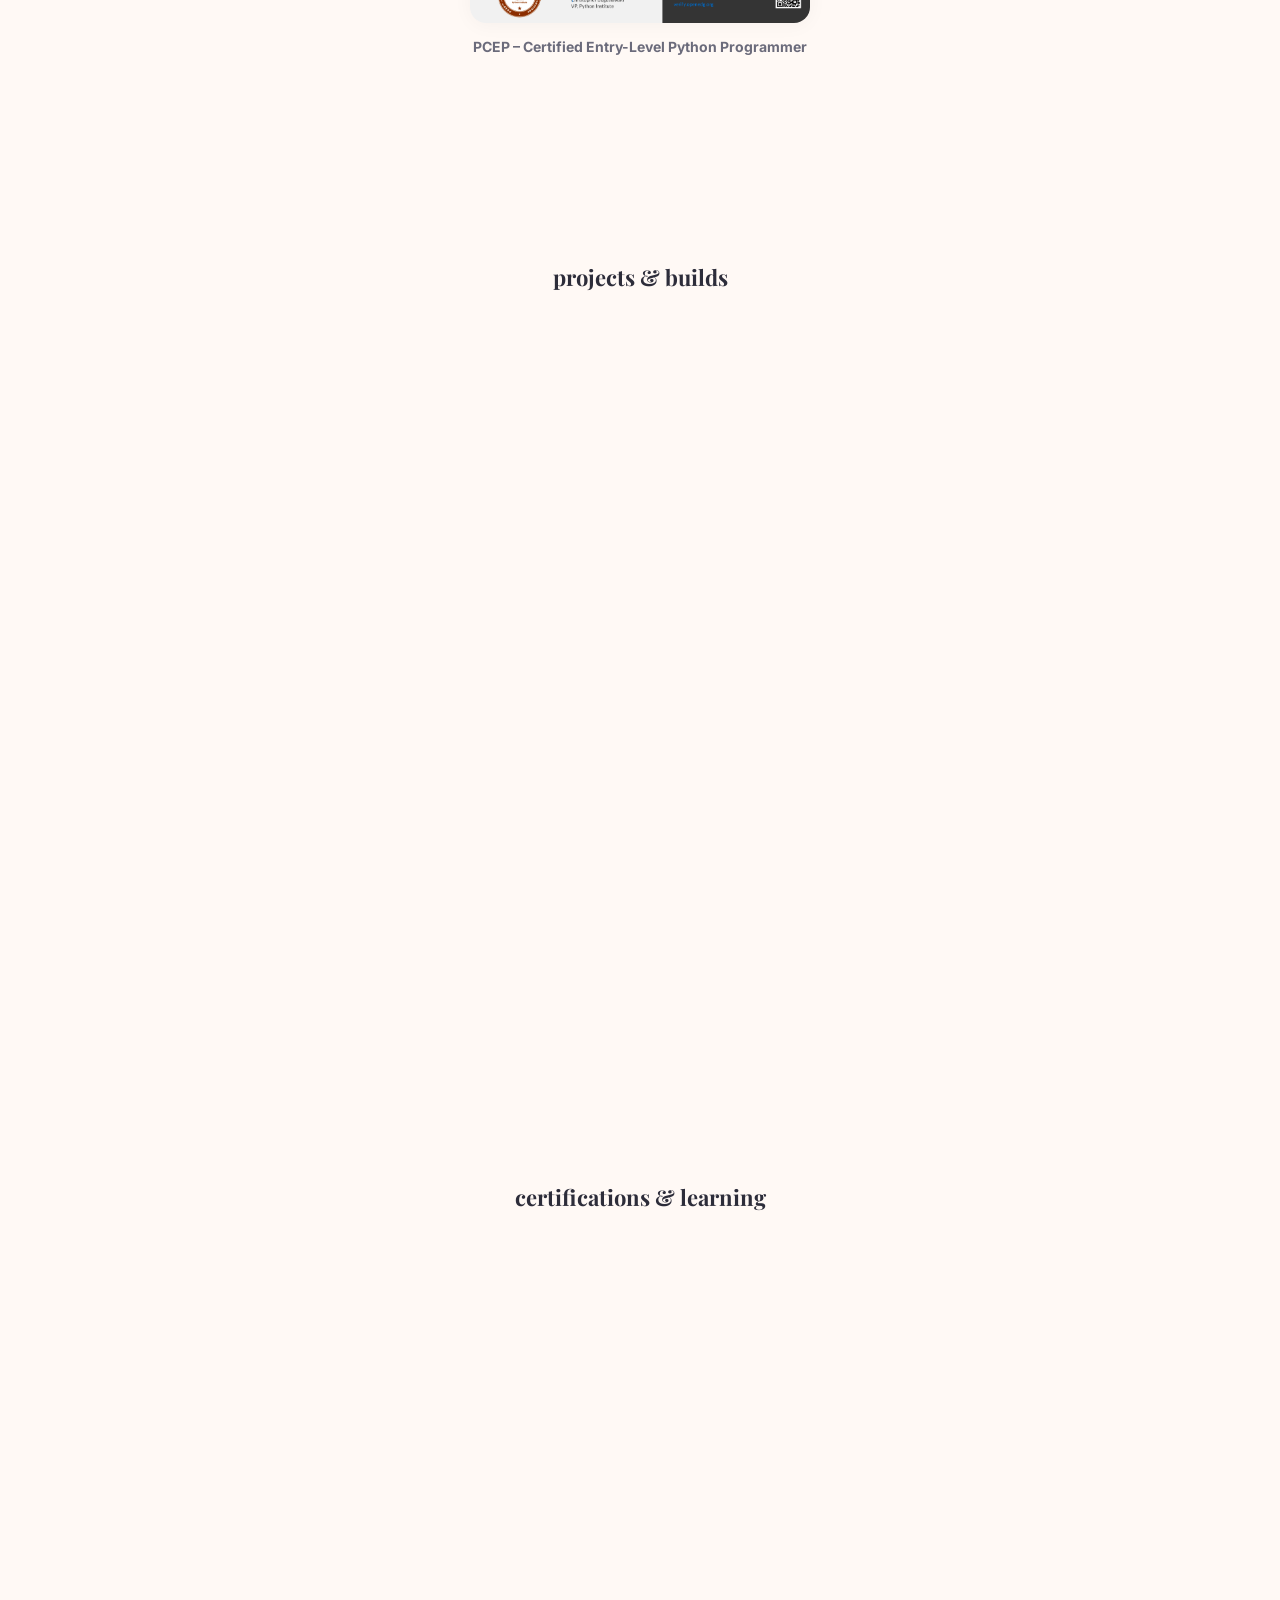
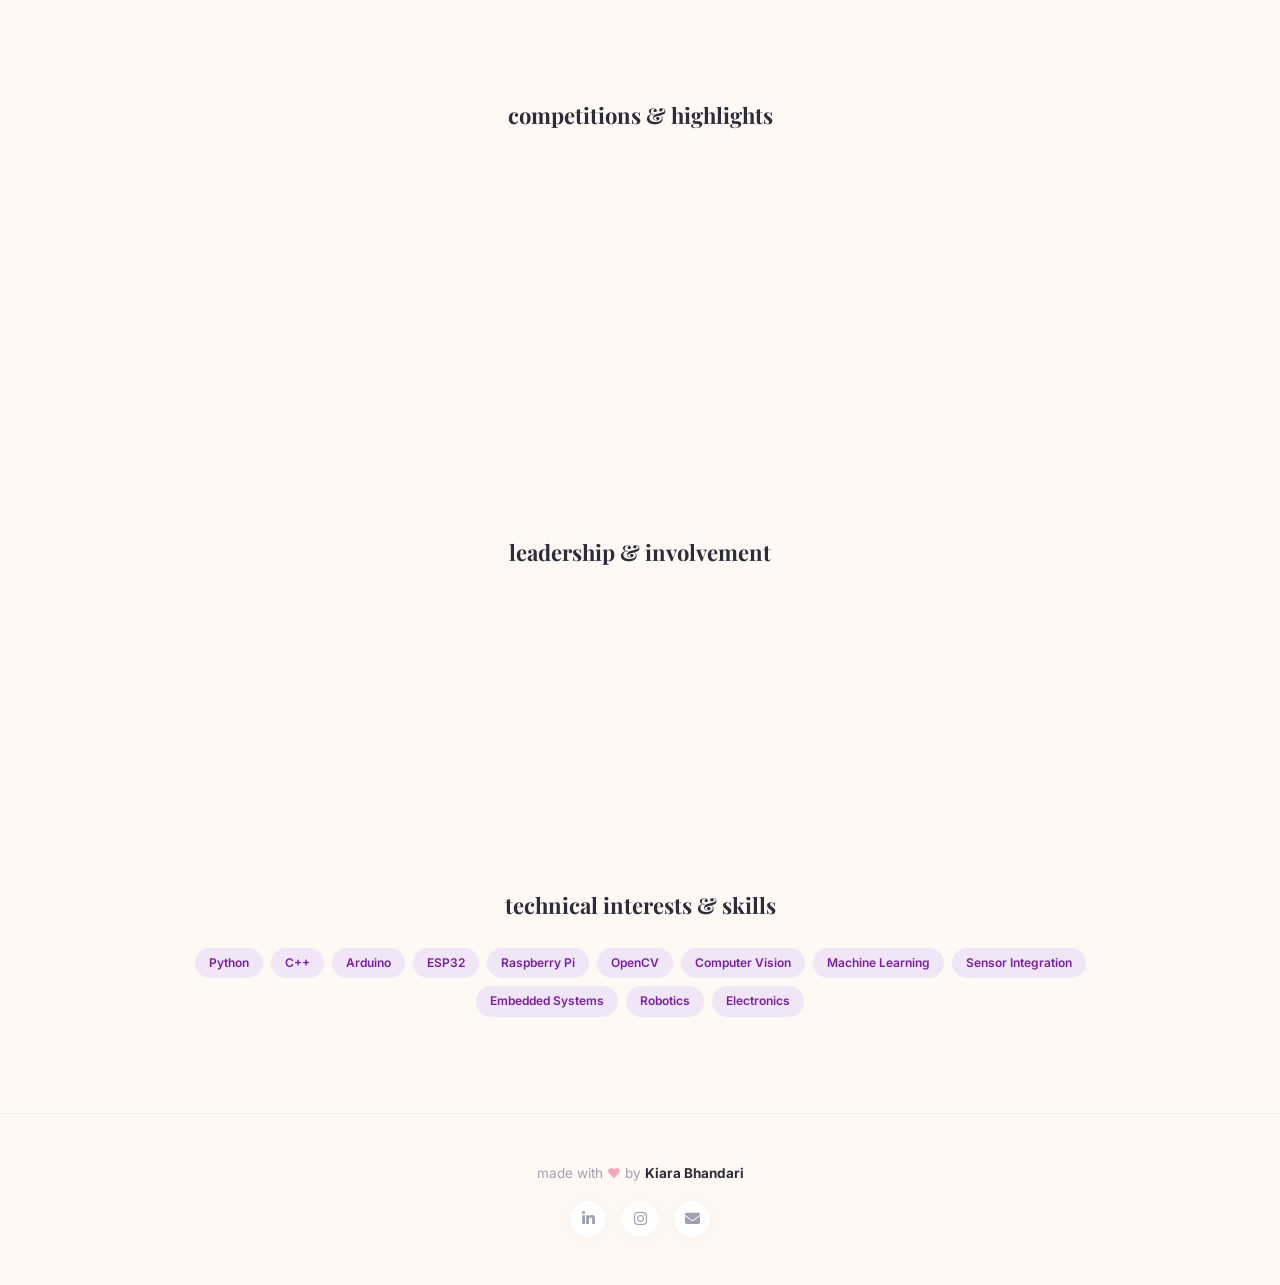
<file: pages/robotics.html>
<!DOCTYPE html>
<html lang="en">
<head>
  <meta charset="UTF-8">
  <meta name="viewport" content="width=device-width, initial-scale=1.0">
  <meta http-equiv="Cache-Control" content="no-cache, no-store, must-revalidate">
  <meta http-equiv="Pragma" content="no-cache">
  <meta http-equiv="Expires" content="0">

  <title>Robotics & Coding | Kiara Bhandari</title>
  <link rel="stylesheet" href="../css/style.css">
  <link rel="stylesheet" href="https://cdnjs.cloudflare.com/ajax/libs/font-awesome/6.5.0/css/all.min.css">
</head>

<body>

<nav id="navbar">
  <div class="nav-container">
    <a href="../index.html" class="nav-logo">Kiara.</a>
    <button class="nav-toggle" id="navToggle" aria-label="Menu">
      <span></span><span></span><span></span>
    </button>
    <ul class="nav-links" id="navLinks">
      <li><a href="../index.html">Home</a></li>
      <li><a href="about.html">About</a></li>
      <li><a href="robotics.html" class="active">Robotics & Coding</a></li>
      <li><a href="sports.html">Sports</a></li>
      <li><a href="leadership.html">Leadership</a></li>
      <li><a href="service.html">Service</a></li>
      <li><a href="contact.html" class="nav-cta">Say Hi!</a></li>
    </ul>
  </div>
</nav>

<!-- HERO -->

<section class="page-hero">
  <div class="container">
    <a href="../index.html" class="back-link">
      <i class="fas fa-arrow-left"></i> back
    </a>
    <h1>Robotics & Coding</h1>
    <p class="page-subtitle">
      building, coding, experimenting, and bringing ideas to life.
    </p>
  </div>
</section>

<!-- PHOTOS -->
<section class="section" id="robotics-gallery">
    <div class="container">
        <h2>Robotics & Coding Gallery</h2>
        <p class="section-subtitle">
            A collection of moments from competitions, projects, and my learning journey.
        </p>

        <!-- WRO APAC Championships -->
        <h3>WRO APAC Championships 2026</h3>
        <p>Representing India at the World Robot Olympiad Asia Pacific Championships.</p>

        <div class="robotics-gallery">
            <img src="../images/robotics/apac%201.jpeg" alt="WRO APAC Championships 2026">
            <img src="../images/robotics/apac%202.jpeg" alt="WRO APAC Championships 2026">
            <img src="../images/robotics/apac%203.jpeg" alt="WRO APAC Championships 2026">
            <img src="../images/robotics/apac%204.jpeg" alt="WRO APAC Championships 2026">
        </div>

        <!-- WRO Nationals -->
        <h3>WRO India Nationals 2026</h3>
        <p>Achieved a Top 4 finish at the national competition.</p>

        <div class="robotics-gallery">
            <img src="../images/robotics/nationals%202.JPG" alt="WRO India Nationals 2026">
            <img src="../images/robotics/nationals%203.jpeg" alt="WRO India Nationals 2026">
        </div>

        <!-- Robotics and Coding -->
        <h3>Robotics & Coding Projects</h3>

        <div class="robotics-gallery">
            <img src="../images/robotics/IMG_1854.JPG" alt="Robotics project">
            <img src="../images/robotics/IMG_2309.JPG" alt="Robotics project">
            <img src="../images/robotics/dfd3d78d-dfe0-4551-b099-7ea3321cb316.JPG" alt="Robotics project">
        </div>

        <!-- Certification -->
        <h3>Certifications</h3>
        <div class="certification-image">
            <img src="../images/robotics/pcep.png" alt="PCEP Python certification">
            <p><strong>PCEP – Certified Entry-Level Python Programmer</strong></p>
        </div>

    </div>
</section>

<!-- PROJECTS -->

<section class="section">
  <div class="container">
    <h3 class="section-subtitle">projects & builds</h3>

    <div class="service-stack">

      <!-- CURRENT PROJECT -->

      <div class="service-block" style="grid-template-columns:1fr;">
        <div class="service-text">
          <span class="service-label">currently working on</span>
          <h2>ISL Translating Glove</h2>
          <p>
            Developing an assistive technology prototype that explores
            how sensor data and machine learning can recognise Indian
            Sign Language gestures and translate them into text and speech.
            Working with flex sensors, motion data, and gesture recognition
            to explore more accessible communication.
          </p>
          <div class="project-pills">
            <span class="pill">Arduino / ESP32</span>
            <span class="pill">Flex Sensors</span>
            <span class="pill">IMU Sensors</span>
            <span class="pill">Machine Learning</span>
            <span class="pill">Assistive Technology</span>
          </div>
        </div>
      </div>

      <!-- COMPLETED PROJECT -->

      <div class="service-block" style="grid-template-columns:1fr;">
        <div class="service-text">
          <span class="service-label">completed project</span>
          <h2>Raspberry Pi Monitoring System</h2>
          <p>
            Built a camera-based monitoring system using Raspberry Pi
            and OpenCV, incorporating timestamped data logging and
            organised image storage.
          </p>
          <div class="project-pills">
            <span class="pill">Python</span>
            <span class="pill">Raspberry Pi</span>
            <span class="pill">OpenCV</span>
            <span class="pill">Computer Vision</span>
          </div>
        </div>
      </div>

      <!-- COMPLETED PROJECT -->

      <div class="service-block" style="grid-template-columns:1fr;">
        <div class="service-text">
          <span class="service-label">completed project</span>
          <h2>ESP32 Environmental Monitoring</h2>
          <p>
            Developed an environmental monitoring system using an ESP32
            and multiple sensors to collect air quality, temperature,
            and distance-related readings.
          </p>
          <div class="project-pills">
            <span class="pill">ESP32</span>
            <span class="pill">Embedded Systems</span>
            <span class="pill">Gas Sensors</span>
            <span class="pill">Ultrasonic Sensors</span>
          </div>
        </div>
      </div>

    </div>
  </div>
</section>

<!-- CERTIFICATIONS -->

<section class="section" style="padding-top:0;">
  <div class="container">
    <h3 class="section-subtitle">certifications & learning</h3>

    <div class="other-sports-grid">

      <div class="sport-tile">
        <div class="sport-tile-icon" style="color:var(--sky);background:#E3F0FA;">
          <i class="fab fa-python"></i>
        </div>
        <h4>Python Certification</h4>
        <p>
          Successfully completed the PCEP – Certified Entry-Level
          Python Programmer certification.
        </p>
      </div>

      <div class="sport-tile">
        <div class="sport-tile-icon" style="color:var(--lavender);background:#F0E6F6;">
          <i class="fas fa-microchip"></i>
        </div>
        <h4>Robotics & Embedded Systems</h4>
        <p>
          Exploring microcontrollers, sensor integration,
          electronics, and programming through hands-on builds.
        </p>
      </div>

      <div class="sport-tile">
        <div class="sport-tile-icon" style="color:var(--sage);background:#E8F0E0;">
          <i class="fas fa-brain"></i>
        </div>
        <h4>AI & Computer Vision</h4>
        <p>
          Developing skills in Python, computer vision,
          machine learning, and data-driven applications.
        </p>
      </div>

    </div>
  </div>
</section>

<!-- COMPETITIONS & HIGHLIGHTS -->

<section class="section">
  <div class="container">
    <h3 class="section-subtitle">competitions & highlights</h3>

    <div class="other-sports-grid">

      <div class="sport-tile">
        <div class="sport-tile-icon" style="color:var(--sky);background:#E3F0FA;">
          <i class="fas fa-trophy"></i>
        </div>
        <h4>WRO 2026 – Top 4 Nationalists</h4>
        <p>
          Secured a Top 4 national position at the World
          Robot Olympiad 2026.
        </p>
      </div>

      <div class="sport-tile">
        <div class="sport-tile-icon" style="color:var(--lavender);background:#F0E6F6;">
          <i class="fas fa-globe-asia"></i>
        </div>
        <h4>WRO APAC Championships 2026</h4>
        <p>
          Represented India at the Asia-Pacific International
          Championships, competing alongside teams from across
          the region.
        </p>
      </div>

      <div class="sport-tile">
        <div class="sport-tile-icon" style="color:var(--sage);background:#E8F0E0;">
          <i class="fas fa-cogs"></i>
        </div>
        <h4>VEX IQ</h4>
        <p>
          Certified Head Referee. Hosted mock rounds and
          developed an understanding of robotics competitions
          and their rules.
        </p>
      </div>

    </div>
  </div>
</section>

<!-- LEADERSHIP -->

<section class="section" style="padding-top:0;">
  <div class="container">
    <h3 class="section-subtitle">leadership & involvement</h3>

    <div class="service-stack">
      <div class="service-block" style="grid-template-columns:1fr;">
        <div class="service-text">
          <span class="service-label">student initiative</span>
          <h2>Women in Robotics</h2>
          <p>
            Working towards establishing a school robotics club
            that introduces younger students to robotics, coding,
            and hands-on STEM learning through workshops,
            collaborative builds, and competition opportunities.
          </p>
          <div class="project-pills">
            <span class="pill">STEM Education</span>
            <span class="pill">Robotics</span>
            <span class="pill">Mentorship</span>
            <span class="pill">Leadership</span>
          </div>
        </div>
      </div>
    </div>
  </div>
</section>

<!-- SKILLS -->

<section class="section" style="padding-top:0;">
  <div class="container">
    <h3 class="section-subtitle">technical interests & skills</h3>

    <div class="tag-row" style="justify-content:center;">
      <span>Python</span>
      <span>C++</span>
      <span>Arduino</span>
      <span>ESP32</span>
      <span>Raspberry Pi</span>
      <span>OpenCV</span>
      <span>Computer Vision</span>
      <span>Machine Learning</span>
      <span>Sensor Integration</span>
      <span>Embedded Systems</span>
      <span>Robotics</span>
      <span>Electronics</span>
    </div>
  </div>
</section>

<!-- FOOTER -->

<footer>
  <div class="container footer-content">
    <p>made with <span class="heart">♥</span> by <strong>Kiara Bhandari</strong></p>
    <div class="footer-links">
      <a href="https://www.linkedin.com/in/kiara-bhandari-9919a62b8" target="_blank" aria-label="LinkedIn">
        <i class="fab fa-linkedin-in"></i>
      </a>
      <a href="https://www.instagram.com/bhandari_kiara" target="_blank" aria-label="Instagram">
        <i class="fab fa-instagram"></i>
      </a>
      <a href="mailto:kiubhandari2011@gmail.com" aria-label="Email">
        <i class="fas fa-envelope"></i>
      </a>
    </div>
  </div>
</footer>

<script src="../js/main.js"></script>

</body>
</html>
</file>
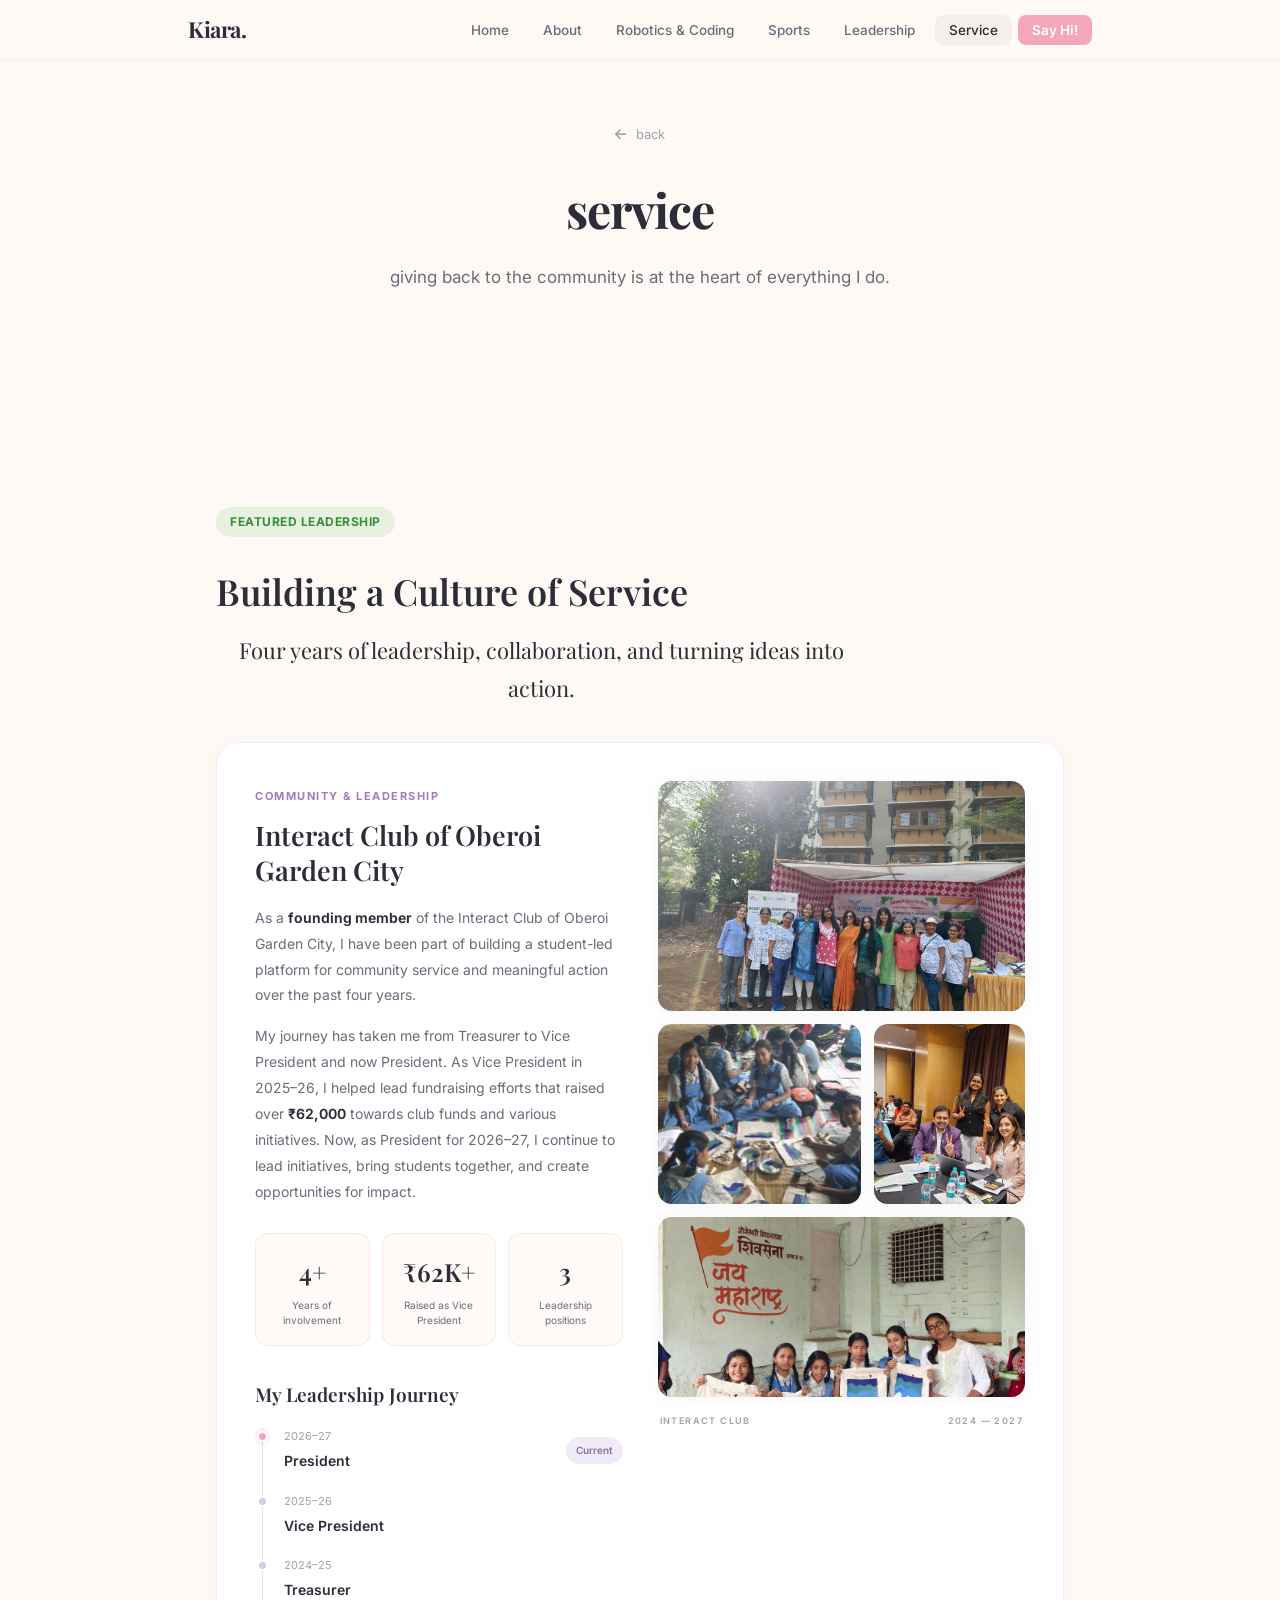
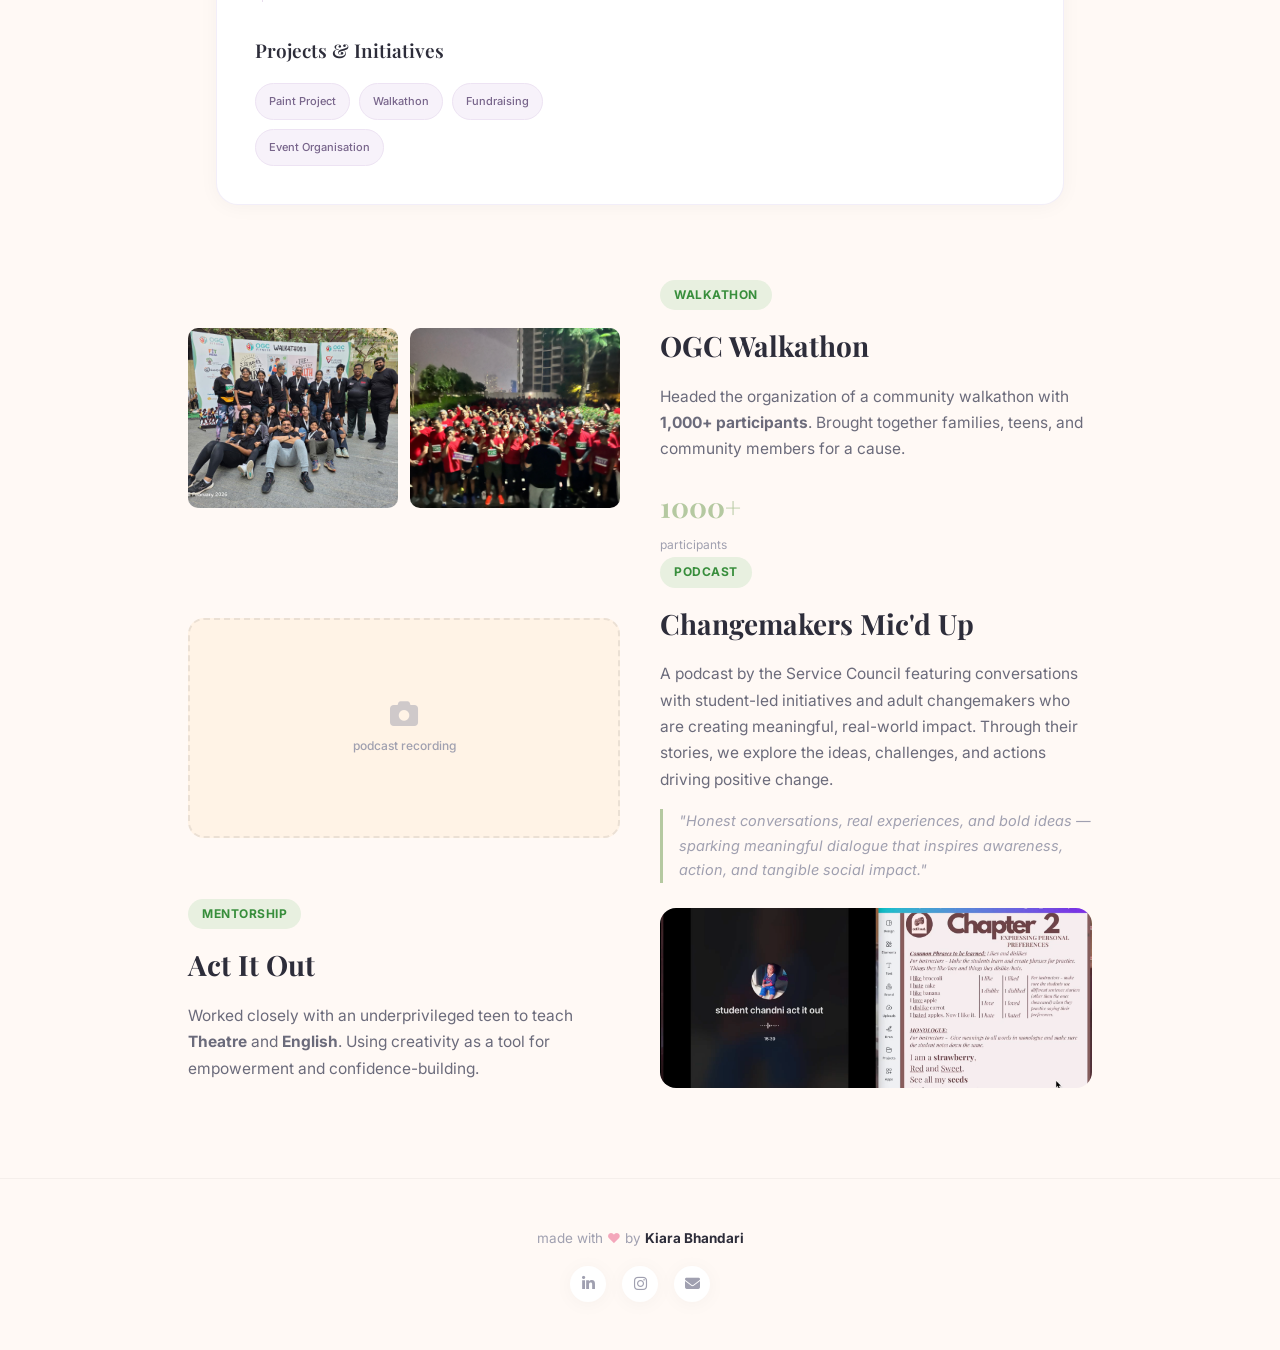
<file: pages/service.html>
<!DOCTYPE html>
<html lang="en">
<head>
  <meta charset="UTF-8">
  <meta name="viewport" content="width=device-width, initial-scale=1.0">
  <meta http-equiv="Cache-Control" content="no-cache, no-store, must-revalidate">
  <meta http-equiv="Pragma" content="no-cache">
  <meta http-equiv="Expires" content="0">
  <title>Service | Kiara Bhandari</title>
  <link rel="stylesheet" href="../css/style.css">
  <link rel="stylesheet" href="https://cdnjs.cloudflare.com/ajax/libs/font-awesome/6.5.0/css/all.min.css">
</head>
<body>
  <nav id="navbar"><div class="nav-container"><a href="../index.html" class="nav-logo">Kiara.</a><button class="nav-toggle" id="navToggle" aria-label="Menu"><span></span><span></span><span></span></button><ul class="nav-links" id="navLinks"><li><a href="../index.html">Home</a></li><li><a href="about.html">About</a></li><li><a href="robotics.html">Robotics & Coding</a></li><li><a href="sports.html">Sports</a></li><li><a href="leadership.html">Leadership</a></li><li><a href="service.html" class="active">Service</a></li><li><a href="contact.html" class="nav-cta">Say Hi!</a></li></ul></div></nav>

  <section class="page-hero">
    <div class="container">
      <a href="../index.html" class="back-link"><i class="fas fa-arrow-left"></i> back</a>
      <h1>service</h1>
      <p class="page-subtitle">giving back to the community is at the heart of everything I do.</p>
    </div>
  </section>

  <section class="section">
    <div class="container">
      <div class="service-stack">

    <section class="section interact-feature" id="interact">
    <div class="container">

    <div class="interact-heading">
      <span class="service-label">Featured leadership</span>
      <h2>Building a Culture of Service</h2>
      <p class="section-subtitle">
        Four years of leadership, collaboration, and turning ideas into action.
      </p>
    </div>

    <div class="interact-card">

      <!-- LEFT: TEXT CONTENT -->
      <div class="interact-content">

        <div class="interact-intro">
          <span class="interact-eyebrow">Community & Leadership</span>
          <h3>Interact Club of Oberoi Garden City</h3>

          <p>
            As a <strong>founding member</strong> of the Interact Club of
            Oberoi Garden City, I have been part of building a student-led
            platform for community service and meaningful action over the
            past four years.
          </p>

          <p>
            My journey has taken me from Treasurer to Vice President and
            now President. As Vice President in 2025–26, I helped lead
            fundraising efforts that raised over <strong>₹62,000</strong>
            towards club funds and various initiatives. Now, as President
            for 2026–27, I continue to lead initiatives, bring students
            together, and create opportunities for impact.
          </p>
        </div>

        <!-- IMPACT STATISTICS -->
        <div class="interact-stats">
          <div class="interact-stat">
            <span class="interact-stat-number">4+</span>
            <span class="interact-stat-label">Years of involvement</span>
          </div>

          <div class="interact-stat">
            <span class="interact-stat-number">₹62K+</span>
            <span class="interact-stat-label">Raised as Vice President</span>
          </div>

          <div class="interact-stat">
            <span class="interact-stat-number">3</span>
            <span class="interact-stat-label">Leadership positions</span>
          </div>
        </div>

        <!-- LEADERSHIP JOURNEY -->
        <div class="interact-journey">
          <h4>My Leadership Journey</h4>

          <div class="interact-timeline">

            <div class="interact-role current-role">
              <span class="interact-role-dot"></span>
              <div>
                <span class="interact-role-year">2026–27</span>
                <span class="interact-role-name">President</span>
              </div>
              <span class="interact-current">Current</span>
            </div>

            <div class="interact-role">
              <span class="interact-role-dot"></span>
              <div>
                <span class="interact-role-year">2025–26</span>
                <span class="interact-role-name">Vice President</span>
              </div>
            </div>

            <div class="interact-role">
              <span class="interact-role-dot"></span>
              <div>
                <span class="interact-role-year">2024–25</span>
                <span class="interact-role-name">Treasurer</span>
              </div>
            </div>

          </div>
        </div>

        <!-- INITIATIVES -->
        <div class="interact-initiatives">
          <h4>Projects & Initiatives</h4>
          <div class="interact-tags">
            <span>Paint Project</span>
            <span>Walkathon</span>
            <span>Fundraising</span>
            <span>Event Organisation</span>
          </div>
        </div>

      </div>

      <!-- RIGHT: PHOTO GALLERY -->
      <div class="interact-gallery">

        <a class="interact-photo interact-photo-main"
           href="../images/service%20projects/interact%201.JPG"
           target="_blank">
          <img src="../images/service%20projects/interact%201.JPG"
               alt="Interact Club featured photograph">
        </a>

        <a class="interact-photo"
           href="../images/service%20projects/interact%202.JPG"
           target="_blank">
          <img src="../images/service%20projects/interact%202.JPG"
               alt="Interact Club activity">
        </a>

        <a class="interact-photo"
           href="../images/service%20projects/interact%203.JPG"
           target="_blank">
          <img src="../images/service%20projects/interact%203.JPG"
               alt="Interact Club members">
        </a>

        <a class="interact-photo interact-photo-wide"
           href="../images/service%20projects/interact%204.JPG"
           target="_blank">
          <img src="../images/service%20projects/interact%204.JPG"
               alt="Interact Club event">
        </a>

        <div class="interact-gallery-caption">
          <span>INTERACT CLUB</span>
          <span>2024 — 2027</span>
        </div>

      </div>

    </div>
  </div>
</section>
        
</div>

        <div class="service-block reverse">
          <div class="service-text">
            <span class="service-label">walkathon</span>
            <h2>OGC Walkathon</h2>
            <p>Headed the organization of a community walkathon with <strong>1,000+ participants</strong>. Brought together families, teens, and community members for a cause.</p>
            <div class="service-stats">
              <div class="mini-stat"><span class="mini-stat-num">1000+</span><span class="mini-stat-label">participants</span></div>
            </div>
          </div>
          <div class="service-image">
            <div class="photo-grid-small">
              <a href="../images/activities/09f3eb26-8d21-4f82-bc6f-802bdbadd1bb.JPG" target="_blank"><img src="../images/activities/09f3eb26-8d21-4f82-bc6f-802bdbadd1bb.JPG" alt="Walkathon" style="width:100%;height:180px;object-fit:cover;border-radius:var(--radius-sm);"></a>
              <a href="../images/activities/2ab6fa49-44c7-483d-9722-6cb9e487bb8c.JPG" target="_blank"><img src="../images/activities/2ab6fa49-44c7-483d-9722-6cb9e487bb8c.JPG" alt="Walkathon" style="width:100%;height:180px;object-fit:cover;border-radius:var(--radius-sm);"></a>
            </div>
          </div>
        </div>

        <div class="service-block reverse">
          <div class="service-text">
            <span class="service-label">podcast</span>
            <h2>Changemakers Mic'd Up</h2>
            <p>
    A podcast by the Service Council featuring conversations with 
    student-led initiatives and adult changemakers who are creating 
    meaningful, real-world impact. Through their stories, we explore 
    the ideas, challenges, and actions driving positive change.
</p>
            <blockquote>"Honest conversations, real experiences, and bold ideas — sparking meaningful dialogue that inspires awareness, action, and tangible social impact."</blockquote>
          </div>
          <div class="service-image">
            <div class="photo-placeholder wide"><i class="fas fa-camera"></i><span>podcast recording</span></div>
          </div>
        </div>

        <div class="service-block">
          <div class="service-text">
            <span class="service-label">mentorship</span>
            <h2>Act It Out</h2>
            <p>Worked closely with an underprivileged teen to teach <strong>Theatre</strong> and <strong>English</strong>. Using creativity as a tool for empowerment and confidence-building.</p>
          </div>
          <div class="service-image">
            <a href="../images/service projects/act-it-out.png" target="_blank"><img src="../images/service projects/act-it-out.png" alt="Act It Out" style="width:100%;height:180px;object-fit:cover;border-radius:var(--radius);"></a>
          </div>
        </div>

      </div>
    </div>
  </section>

  <footer><div class="container footer-content"><p>made with <span class="heart">♥</span> by <strong>Kiara Bhandari</strong></p><div class="footer-links"><a href="https://www.linkedin.com/in/kiara-bhandari-9919a62b8" target="_blank" aria-label="LinkedIn"><i class="fab fa-linkedin-in"></i></a><a href="https://www.instagram.com/bhandari_kiara" target="_blank" aria-label="Instagram"><i class="fab fa-instagram"></i></a><a href="mailto:kiubhandari2011@gmail.com" aria-label="Email"><i class="fas fa-envelope"></i></a></div></div></footer>
  <script src="../js/main.js"></script>
</body>
</html>
</file>
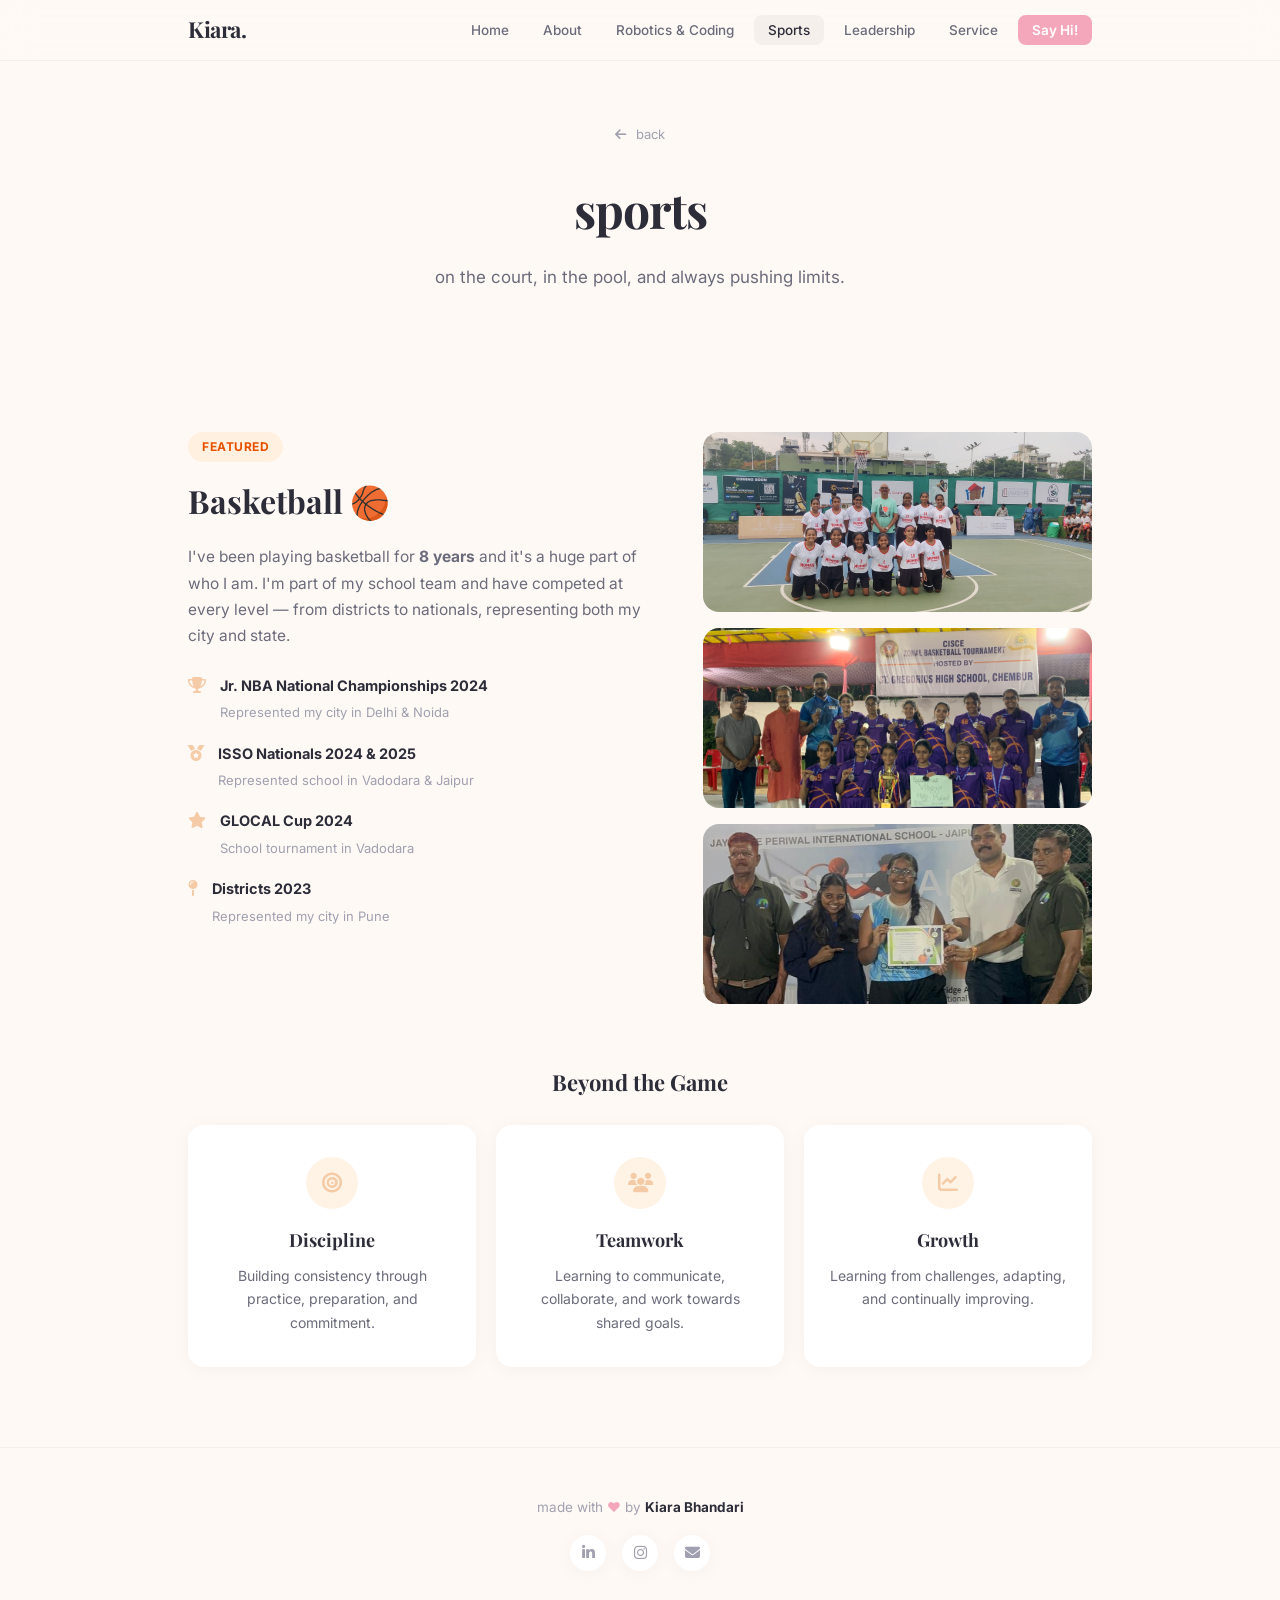
<file: pages/sports.html>
<!DOCTYPE html>
<html lang="en">
<head>
  <meta charset="UTF-8">
  <meta name="viewport" content="width=device-width, initial-scale=1.0">
  <meta http-equiv="Cache-Control" content="no-cache, no-store, must-revalidate">
  <meta http-equiv="Pragma" content="no-cache">
  <meta http-equiv="Expires" content="0">
  <title>Sports | Kiara Bhandari</title>
  <link rel="stylesheet" href="../css/style.css">
  <link rel="stylesheet" href="https://cdnjs.cloudflare.com/ajax/libs/font-awesome/6.5.0/css/all.min.css">
</head>
<body>
  <nav id="navbar"><div class="nav-container"><a href="../index.html" class="nav-logo">Kiara.</a><button class="nav-toggle" id="navToggle" aria-label="Menu"><span></span><span></span><span></span></button><ul class="nav-links" id="navLinks"><li><a href="../index.html">Home</a></li><li><a href="about.html">About</a></li><li><a href="robotics.html">Robotics & Coding</a></li><li><a href="sports.html" class="active">Sports</a></li><li><a href="leadership.html">Leadership</a></li><li><a href="service.html">Service</a></li><li><a href="contact.html" class="nav-cta">Say Hi!</a></li></ul></div></nav>

  <section class="page-hero">
    <div class="container">
      <a href="../index.html" class="back-link"><i class="fas fa-arrow-left"></i> back</a>
      <h1>sports</h1>
      <p class="page-subtitle">on the court, in the pool, and always pushing limits.</p>
    </div>
  </section>

  <section class="section">
    <div class="container">
      <div class="featured-sport">
        <div class="featured-text">
          <span class="sport-badge">featured</span>
          <h2>Basketball 🏀</h2>
          <p>I've been playing basketball for <strong>8 years</strong> and it's a huge part of who I am. I'm part of my school team and have competed at every level — from districts to nationals, representing both my city and state.</p>
          <div class="achievement-list">
            <div class="achievement">
              <i class="fas fa-trophy"></i>
              <div><strong>Jr. NBA National Championships 2024</strong><span>Represented my city in Delhi & Noida</span></div>
            </div>
            <div class="achievement">
              <i class="fas fa-medal"></i>
              <div><strong>ISSO Nationals 2024 & 2025</strong><span>Represented school in Vadodara & Jaipur</span></div>
            </div>
            <div class="achievement">
              <i class="fas fa-star"></i>
              <div><strong>GLOCAL Cup 2024</strong><span>School tournament in Vadodara</span></div>
            </div>
            <div class="achievement">
              <i class="fas fa-map-pin"></i>
              <div><strong>Districts 2023</strong><span>Represented my city in Pune</span></div>
            </div>
          </div>
        </div>
        <div class="featured-images">
          <a href="../images/basketball/962a3d32-f22b-4185-82dd-e4713a327ee9.JPG" target="_blank"><img src="../images/basketball/962a3d32-f22b-4185-82dd-e4713a327ee9.JPG" alt="Basketball" style="width:100%;height:180px;object-fit:cover;border-radius:var(--radius);"></a>
          <a href="../images/basketball/IMG_3054.JPG" target="_blank"><img src="../images/basketball/IMG_3054.JPG" alt="Basketball" style="width:100%;height:180px;object-fit:cover;border-radius:var(--radius);"></a>
          <a href="../images/basketball/cf2f4af3-6bcb-4928-8210-f293e15c5f60.JPG" target="_blank"><img src="../images/basketball/cf2f4af3-6bcb-4928-8210-f293e15c5f60.JPG" alt="Basketball" style="width:100%;height:180px;object-fit:cover;border-radius:var(--radius);"></a>
        </div>
      </div>

      
<h3 class="section-subtitle">Beyond the Game</h3>
<div class="other-sports-grid">
    <div class="sport-tile">
        <div class="sport-tile-icon">
            <i class="fas fa-bullseye"></i>
        </div>
        <h4>Discipline</h4>
        <p>Building consistency through practice, preparation, and commitment.</p>
    </div>

    <div class="sport-tile">
        <div class="sport-tile-icon">
            <i class="fas fa-users"></i>
        </div>
        <h4>Teamwork</h4>
        <p>Learning to communicate, collaborate, and work towards shared goals.</p>
    </div>

    <div class="sport-tile">
        <div class="sport-tile-icon">
            <i class="fas fa-chart-line"></i>
        </div>
        <h4>Growth</h4>
        <p>Learning from challenges, adapting, and continually improving.</p>
    </div>
</div>
</div>
</section>

  <footer><div class="container footer-content"><p>made with <span class="heart">♥</span> by <strong>Kiara Bhandari</strong></p><div class="footer-links"><a href="https://www.linkedin.com/in/kiara-bhandari-9919a62b8" target="_blank" aria-label="LinkedIn"><i class="fab fa-linkedin-in"></i></a><a href="https://www.instagram.com/bhandari_kiara" target="_blank" aria-label="Instagram"><i class="fab fa-instagram"></i></a><a href="mailto:kiubhandari2011@gmail.com" aria-label="Email"><i class="fas fa-envelope"></i></a></div></div></footer>
  <script src="../js/main.js"></script>
</body>
</html>
</file>
<file: css/style.css>
/* ===== Soft Aesthetic Portfolio ===== */
@import url('https://fonts.googleapis.com/css2?family=Playfair+Display:ital,wght@0,400;0,600;0,700;1,400&family=Inter:wght@300;400;500;600&display=swap');

:root {
  --bg: #FFF9F5;
  --bg-warm: #FFF5EE;
  --bg-card: #FFFFFF;
  --text: #2D2D3A;
  --text-soft: #6B6B7B;
  --text-muted: #A0A0B0;
  --blush: #F4A7BB;
  --lavender: #C3B1E1;
  --sage: #B5C9A1;
  --sky: #A7C7E7;
  --peach: #F5CBA7;
  --cream: #FFF3E6;
  --rose: #E8A0BF;
  --shadow: 0 2px 20px rgba(0,0,0,0.04);
  --shadow-hover: 0 8px 30px rgba(0,0,0,0.08);
  --radius: 16px;
  --radius-sm: 10px;
  --transition: 0.3s ease;
  --font-display: 'Playfair Display', Georgia, serif;
  --font-body: 'Inter', -apple-system, sans-serif;
}

* { margin: 0; padding: 0; box-sizing: border-box; }

html {
  scroll-behavior: smooth;
}

body {
  font-family: var(--font-body);
  background: var(--bg);
  color: var(--text);
  line-height: 1.7;
  font-weight: 400;
  -webkit-font-smoothing: antialiased;
}

a { text-decoration: none; color: inherit; }
img { max-width: 100%; display: block; }

.container {
  max-width: 960px;
  margin: 0 auto;
  padding: 0 28px;
}

/* ===== Nav ===== */
#navbar {
  position: fixed;
  top: 0; left: 0; right: 0;
  z-index: 100;
  background: rgba(255, 249, 245, 0.85);
  backdrop-filter: blur(16px);
  border-bottom: 1px solid rgba(0,0,0,0.04);
}

.nav-container {
  max-width: 960px;
  margin: 0 auto;
  padding: 0 28px;
  display: flex;
  align-items: center;
  justify-content: space-between;
  height: 60px;
}

.nav-logo {
  font-family: var(--font-display);
  font-size: 22px;
  font-weight: 700;
  color: var(--text);
  letter-spacing: -0.5px;
}

.nav-links {
  display: flex;
  list-style: none;
  gap: 6px;
  align-items: center;
}

.nav-links a {
  padding: 7px 14px;
  border-radius: 8px;
  font-size: 13.5px;
  font-weight: 500;
  color: var(--text-soft);
  transition: var(--transition);
}

.nav-links a:hover,
.nav-links a.active {
  color: var(--text);
  background: rgba(0,0,0,0.04);
}

.nav-cta {
  background: var(--blush) !important;
  color: white !important;
  font-weight: 600 !important;
}

.nav-cta:hover {
  opacity: 0.9;
}

.nav-toggle {
  display: none;
  flex-direction: column;
  gap: 5px;
  background: none;
  border: none;
  cursor: pointer;
  padding: 4px;
}

.nav-toggle span {
  width: 22px;
  height: 1.5px;
  background: var(--text);
  transition: var(--transition);
}

/* ===== Page Hero ===== */
.page-hero {
  padding: 120px 0 60px;
  text-align: center;
}

.page-hero h1 {
  font-family: var(--font-display);
  font-size: 48px;
  font-weight: 700;
  margin-bottom: 12px;
  letter-spacing: -1px;
}

.page-subtitle {
  font-size: 17px;
  color: var(--text-soft);
  max-width: 500px;
  margin: 0 auto;
}

.back-link {
  display: inline-block;
  font-size: 13px;
  color: var(--text-muted);
  margin-bottom: 24px;
  transition: var(--transition);
}

.back-link:hover {
  color: var(--text);
}

.back-link i {
  margin-right: 6px;
}

/* ===== Home Hero ===== */
.hero-home {
  min-height: 100vh;
  display: flex;
  align-items: center;
  justify-content: center;
  text-align: center;
  padding: 100px 28px 60px;
}

.hero-home h1 {
  font-family: var(--font-display);
  font-size: 64px;
  font-weight: 700;
  letter-spacing: -2px;
  margin-bottom: 16px;
  line-height: 1.1;
}

.colorful-name {
  background: linear-gradient(135deg, #F4A7BB, #C3B1E1);
  -webkit-background-clip: text;
  -webkit-text-fill-color: transparent;
  background-clip: text;
}

.hero-tagline {
  font-size: 16px;
  color: var(--text-soft);
  max-width: 860px;
  margin: 0 auto 32px;
  line-height: 1.8;
  text-align: center;
}

.hero-tagline p {
  margin: 0 0 20px 0 !important;
  padding: 0;
}

.hero-tagline p:last-child {
  margin-bottom: 0 !important;
}

.hero-badges {
  display: flex;
  gap: 10px;
  justify-content: center;
  flex-wrap: wrap;
}

.badge {
  padding: 8px 18px;
  border-radius: 50px;
  font-size: 13px;
  font-weight: 600;
}

.badge.pink { background: #FDE8EF; color: #C2185B; }
.badge.lavender { background: #F0E6F6; color: #7B1FA2; }
.badge.sage { background: #E8F0E0; color: #388E3C; }
.badge.sky { background: #E3F0FA; color: #1565C0; }
.badge.peach { background: #FFF0E0; color: #E65100; }

/* ===== Sections ===== */
.section {
  padding: 80px 0;
}

.section-title {
  font-family: var(--font-display);
  font-size: 32px;
  font-weight: 700;
  text-align: center;
  margin-bottom: 48px;
  letter-spacing: -0.5px;
}

/* ===== Explore Cards (Home) ===== */
.explore-grid {
  display: grid;
  grid-template-columns: repeat(3, 1fr);
  gap: 20px;
}

.explore-card {
  background: var(--bg-card);
  padding: 32px 28px;
  border-radius: var(--radius);
  box-shadow: var(--shadow);
  transition: var(--transition);
  display: block;
  text-align: center;
  border: 1px solid rgba(0,0,0,0.03);
}

.explore-card:hover {
  transform: translateY(-4px);
  box-shadow: var(--shadow-hover);
}

.explore-icon {
  width: 56px;
  height: 56px;
  border-radius: 50%;
  display: flex;
  align-items: center;
  justify-content: center;
  font-size: 20px;
  margin: 0 auto 18px;
}

.pink-bg { background: #FDE8EF; color: #C2185B; }
.lavender-bg { background: #F0E6F6; color: #7B1FA2; }
.sage-bg { background: #E8F0E0; color: #388E3C; }
.sky-bg { background: #E3F0FA; color: #1565C0; }
.peach-bg { background: #FFF0E0; color: #E65100; }
.blush-bg { background: #FDE8EF; color: #AD1457; }

.explore-card h3 {
  font-family: var(--font-display);
  font-size: 19px;
  margin-bottom: 8px;
}

.explore-card p {
  font-size: 14px;
  color: var(--text-soft);
  line-height: 1.6;
}

/* ===== Highlights Row ===== */
.highlights {
  padding: 60px 0 80px;
}

.highlight-row {
  display: grid;
  grid-template-columns: repeat(4, 1fr);
  gap: 20px;
  text-align: center;
}

.highlight-big {
  background: var(--bg-card);
  padding: 32px 20px;
  border-radius: var(--radius);
  box-shadow: var(--shadow);
}

.highlight-number {
  font-family: var(--font-display);
  font-size: 36px;
  font-weight: 700;
  color: var(--blush);
  display: block;
}

.highlight-text {
  font-size: 13px;
  color: var(--text-muted);
  margin-top: 4px;
  display: block;
}

/* ===== About Layout ===== */
.about-layout {
  display: grid;
  grid-template-columns: 1fr 1.5fr;
  gap: 48px;
  align-items: start;
  margin-bottom: 60px;
}

.photo-placeholder {
  background: var(--cream);
  border-radius: var(--radius);
  display: flex;
  flex-direction: column;
  align-items: center;
  justify-content: center;
  color: var(--text-muted);
  gap: 8px;
  border: 2px dashed rgba(0,0,0,0.08);
}

.photo-placeholder i {
  font-size: 28px;
  opacity: 0.5;
}

.photo-placeholder span {
  font-size: 12px;
  font-weight: 500;
}

.photo-placeholder.tall { height: 280px; }
.photo-placeholder.wide { height: 220px; width: 100%; }
.photo-placeholder.small { height: 160px; width: 100%; }
.photo-placeholder.square { height: 200px; width: 200px; }

.about-photo .photo-placeholder {
  height: 320px;
}

.about-content h2 {
  font-family: var(--font-display);
  font-size: 30px;
  margin-bottom: 20px;
  letter-spacing: -0.5px;
}

.about-content p {
  color: var(--text-soft);
  margin-bottom: 16px;
  font-size: 15.5px;
}

.about-content strong {
  color: var(--text);
}

/* ===== Fun Facts ===== */
.fun-facts h3 {
  font-family: var(--font-display);
  font-size: 24px;
  margin-bottom: 24px;
  text-align: center;
}

.facts-grid {
  display: grid;
  grid-template-columns: repeat(3, 1fr);
  gap: 14px;
}

.fact-card {
  background: var(--bg-card);
  padding: 18px 20px;
  border-radius: var(--radius-sm);
  box-shadow: var(--shadow);
  display: flex;
  align-items: center;
  gap: 12px;
  font-size: 14px;
  font-weight: 500;
  transition: var(--transition);
}

.fact-card:hover {
  transform: translateY(-2px);
}

.fact-card i {
  color: var(--blush);
  font-size: 16px;
}

/* ===== Sports Page ===== */
.featured-sport {
  display: grid;
  grid-template-columns: 1.2fr 1fr;
  gap: 48px;
  align-items: start;
  margin-bottom: 60px;
}

.featured-text h2 {
  font-family: var(--font-display);
  font-size: 32px;
  margin-bottom: 16px;
}

.featured-text p {
  color: var(--text-soft);
  margin-bottom: 24px;
  font-size: 15.5px;
}

.sport-badge {
  display: inline-block;
  padding: 5px 14px;
  background: #FFF0E0;
  color: #E65100;
  font-size: 12px;
  font-weight: 700;
  border-radius: 50px;
  text-transform: uppercase;
  letter-spacing: 0.5px;
  margin-bottom: 12px;
}

.achievement-list {
  display: flex;
  flex-direction: column;
  gap: 16px;
}

.achievement {
  display: flex;
  gap: 14px;
  align-items: flex-start;
}

.achievement i {
  color: var(--peach);
  font-size: 16px;
  margin-top: 3px;
}

.achievement strong {
  display: block;
  font-size: 14.5px;
}

.achievement span {
  font-size: 13px;
  color: var(--text-muted);
}

.featured-images {
  display: flex;
  flex-direction: column;
  gap: 16px;
}

.section-subtitle {
  font-family: var(--font-display);
  font-size: 22px;
  margin-bottom: 24px;
  text-align: center;
}

.other-sports-grid {
  display: grid;
  grid-template-columns: repeat(3, 1fr);
  gap: 20px;
}

.sport-tile {
  background: var(--bg-card);
  padding: 32px 24px;
  border-radius: var(--radius);
  box-shadow: var(--shadow);
  text-align: center;
  transition: var(--transition);
}

.sport-tile:hover {
  transform: translateY(-3px);
}

.sport-tile-icon {
  width: 52px;
  height: 52px;
  border-radius: 50%;
  background: var(--cream);
  display: flex;
  align-items: center;
  justify-content: center;
  margin: 0 auto 16px;
  font-size: 20px;
  color: var(--peach);
}

.sport-tile h4 {
  font-family: var(--font-display);
  font-size: 18px;
  margin-bottom: 8px;
}

.sport-tile p {
  font-size: 14px;
  color: var(--text-soft);
}

/* ===== Leadership Page ===== */
.leadership-grid {
  display: grid;
  grid-template-columns: 1fr;
  gap: 20px;
}

.leadership-card {
  background: var(--bg-card);
  padding: 32px;
  border-radius: var(--radius);
  box-shadow: var(--shadow);
  transition: var(--transition);
}

.leadership-card:hover {
  box-shadow: var(--shadow-hover);
}

.leadership-card.big {
  grid-column: 1 / -1;
  padding: 40px;
}

.leadership-header {
  display: flex;
  align-items: center;
  gap: 16px;
  margin-bottom: 16px;
}

.leadership-icon {
  width: 48px;
  height: 48px;
  border-radius: var(--radius-sm);
  display: flex;
  align-items: center;
  justify-content: center;
  font-size: 20px;
  flex-shrink: 0;
}

.leadership-header h2,
.leadership-header h3 {
  font-family: var(--font-display);
  font-size: 22px;
  letter-spacing: -0.3px;
}

.leadership-header h3 {
  font-size: 18px;
}

.years {
  font-size: 13px;
  color: var(--text-muted);
}

.leadership-card p {
  color: var(--text-soft);
  font-size: 15px;
  margin-bottom: 16px;
}

.roles-timeline {
  display: flex;
  flex-wrap: wrap;
  gap: 12px;
  margin-bottom: 20px;
}

.role-item {
  display: flex;
  align-items: center;
  gap: 10px;
  padding: 10px 16px;
  background: var(--bg);
  border-radius: var(--radius-sm);
}

.role-year {
  font-size: 12px;
  font-weight: 700;
  color: var(--blush);
}

.role-title {
  font-size: 13px;
  font-weight: 600;
}

.tag-row {
  display: flex;
  flex-wrap: wrap;
  gap: 8px;
  margin-bottom: 16px;
}

.tag-row span {
  padding: 5px 14px;
  background: #F0E6F6;
  color: #7B1FA2;
  border-radius: 50px;
  font-size: 12px;
  font-weight: 600;
}

.photo-row {
  display: grid;
  grid-template-columns: 1fr 1fr;
  gap: 14px;
}

/* ===== Service Page ===== */
.service-stack {
  display: flex;
  flex-direction: column;
  gap: 60px;
}

.service-block {
  display: grid;
  grid-template-columns: 1fr 1fr;
  gap: 40px;
  align-items: center;
}

.service-block.reverse {
  direction: rtl;
}

.service-block.reverse > * {
  direction: ltr;
}

.service-label {
  display: inline-block;
  padding: 5px 14px;
  background: #E8F0E0;
  color: #388E3C;
  font-size: 12px;
  font-weight: 700;
  border-radius: 50px;
  text-transform: uppercase;
  letter-spacing: 0.5px;
  margin-bottom: 12px;
}

.service-text h2 {
  font-family: var(--font-display);
  font-size: 28px;
  margin-bottom: 14px;
}

.service-text p {
  color: var(--text-soft);
  font-size: 15.5px;
  margin-bottom: 16px;
}

.service-text blockquote {
  border-left: 3px solid var(--sage);
  padding-left: 16px;
  font-style: italic;
  color: var(--text-muted);
  font-size: 14.5px;
  margin: 16px 0;
}

.service-stats {
  display: flex;
  gap: 32px;
  margin-top: 20px;
}

.mini-stat-num {
  font-family: var(--font-display);
  font-size: 28px;
  font-weight: 700;
  color: var(--sage);
  display: block;
}

.mini-stat-label {
  font-size: 12px;
  color: var(--text-muted);
}

.project-pills {
  display: flex;
  flex-wrap: wrap;
  gap: 8px;
  margin-top: 12px;
}

.pill {
  padding: 8px 16px;
  border-radius: 50px;
  font-size: 13px;
  font-weight: 600;
  background: #E8F0E0;
  color: #388E3C;
}

.photo-grid-small {
  display: grid;
  grid-template-columns: 1fr 1fr;
  gap: 12px;
}

/* ===== Activities Page ===== */
.activities-grid {
  display: grid;
  grid-template-columns: repeat(2, 1fr);
  gap: 20px;
}

.activity-card {
  background: var(--bg-card);
  padding: 32px;
  border-radius: var(--radius);
  box-shadow: var(--shadow);
  transition: var(--transition);
}

.activity-card:hover {
  transform: translateY(-3px);
  box-shadow: var(--shadow-hover);
}

.activity-icon {
  width: 48px;
  height: 48px;
  border-radius: var(--radius-sm);
  display: flex;
  align-items: center;
  justify-content: center;
  font-size: 20px;
  margin-bottom: 18px;
}

.activity-card h3 {
  font-family: var(--font-display);
  font-size: 19px;
  margin-bottom: 10px;
}

.activity-card p {
  font-size: 14.5px;
  color: var(--text-soft);
  margin-bottom: 14px;
  line-height: 1.65;
}

/* ===== Contact Page ===== */
.contact-layout {
  display: grid;
  grid-template-columns: 1fr 1.4fr;
  gap: 48px;
  align-items: start;
}

.contact-info h3 {
  font-family: var(--font-display);
  font-size: 24px;
  margin-bottom: 14px;
}

.contact-info p {
  color: var(--text-soft);
  font-size: 15.5px;
  margin-bottom: 28px;
}

.contact-links {
  display: flex;
  flex-direction: column;
  gap: 14px;
}

.contact-links a {
  display: flex;
  align-items: center;
  gap: 12px;
  font-size: 15px;
  color: var(--text);
  font-weight: 500;
  transition: var(--transition);
}

.contact-links a:hover {
  color: var(--blush);
}

.contact-links a i {
  width: 40px;
  height: 40px;
  border-radius: 50%;
  background: var(--cream);
  display: flex;
  align-items: center;
  justify-content: center;
  color: var(--blush);
  font-size: 16px;
}

.contact-form {
  display: flex;
  flex-direction: column;
  gap: 16px;
}

.form-row {
  display: grid;
  grid-template-columns: 1fr 1fr;
  gap: 16px;
}

.contact-form input,
.contact-form textarea {
  width: 100%;
  padding: 14px 18px;
  border: 1.5px solid rgba(0,0,0,0.08);
  border-radius: var(--radius-sm);
  font-size: 14.5px;
  font-family: var(--font-body);
  color: var(--text);
  outline: none;
  transition: var(--transition);
  background: var(--bg-card);
}

.contact-form input:focus,
.contact-form textarea:focus {
  border-color: var(--blush);
}

.contact-form textarea {
  resize: vertical;
  min-height: 120px;
}

.btn {
  display: inline-flex;
  align-items: center;
  gap: 8px;
  padding: 14px 28px;
  border-radius: 50px;
  font-size: 14.5px;
  font-weight: 600;
  cursor: pointer;
  border: none;
  font-family: var(--font-body);
  transition: var(--transition);
  width: fit-content;
}

.btn-primary {
  background: var(--blush);
  color: white;
}

.btn-primary:hover {
  opacity: 0.9;
  transform: translateY(-1px);
}

/* ===== Footer ===== */
footer {
  padding: 48px 0;
  text-align: center;
  border-top: 1px solid rgba(0,0,0,0.04);
}

.footer-content p {
  color: var(--text-muted);
  font-size: 13.5px;
}

.footer-content strong {
  color: var(--text);
}

.heart {
  color: var(--blush);
}

.footer-links {
  display: flex;
  gap: 16px;
  justify-content: center;
  margin-top: 16px;
}

.footer-links a {
  width: 36px;
  height: 36px;
  border-radius: 50%;
  background: var(--bg-card);
  display: flex;
  align-items: center;
  justify-content: center;
  color: var(--text-muted);
  font-size: 15px;
  box-shadow: var(--shadow);
  transition: var(--transition);
}

.footer-links a:hover {
  color: var(--blush);
}

/* ===== Scroll Animation ===== */
.fade-up {
  opacity: 0;
  transform: translateY(20px);
  transition: opacity 0.5s ease, transform 0.5s ease;
}

.fade-up.visible {
  opacity: 1;
  transform: translateY(0);
}

/* Clickable images */
a > img {
  cursor: pointer;
  transition: transform 0.3s ease, box-shadow 0.3s ease;
}

a > img:hover {
  transform: scale(1.02);
  box-shadow: 0 4px 20px rgba(0,0,0,0.1);
}

/* ===== Responsive ===== */
@media (max-width: 900px) {
  .hero-home h1 { font-size: 44px; }
  .explore-grid { grid-template-columns: repeat(2, 1fr); }
  .highlight-row { grid-template-columns: repeat(2, 1fr); }
  .about-layout { grid-template-columns: 1fr; }
  .featured-sport { grid-template-columns: 1fr; }
  .service-block { grid-template-columns: 1fr; }
  .service-block.reverse { direction: ltr; }
  .contact-layout { grid-template-columns: 1fr; }
  .activities-grid { grid-template-columns: 1fr; }
}

@media (max-width: 640px) {
  .nav-toggle { display: flex; }

  .nav-links {
    position: fixed;
    top: 0; right: -100%;
    width: 260px;
    height: 100vh;
    background: var(--bg);
    flex-direction: column;
    padding: 80px 24px 24px;
    gap: 6px;
    transition: right 0.3s ease;
    box-shadow: -4px 0 20px rgba(0,0,0,0.08);
  }

  .nav-links.open { right: 0; }

  .hero-home h1 { font-size: 36px; letter-spacing: -1px; }
  .page-hero h1 { font-size: 36px; }
  .explore-grid { grid-template-columns: 1fr; }
  .highlight-row { grid-template-columns: 1fr; }
  .facts-grid { grid-template-columns: 1fr; }
  .other-sports-grid { grid-template-columns: 1fr; }
  .photo-row { grid-template-columns: 1fr; }
  .form-row { grid-template-columns: 1fr; }
  .photo-grid-small { grid-template-columns: 1fr; }
}


/* ===== Robotics Gallery ===== */

#robotics-gallery {
    padding-top: 60px;
}

#robotics-gallery h3 {
    font-family: var(--font-display);
    font-size: 22px;
    font-weight: 600;
    color: var(--text);
    margin: 32px 0 8px;
}

#robotics-gallery p {
    font-family: var(--font-body);
    font-size: 14px;
    line-height: 1.7;
    color: var(--text-soft);
    margin-bottom: 16px;
}

.robotics-gallery {
    display: grid;
    grid-template-columns: repeat(4, minmax(0, 1fr));
    gap: 14px;
    margin: 20px 0 38px;
}

.robotics-gallery img {
    width: 100%;
    height: 155px;
    object-fit: cover;
    border-radius: var(--radius-sm);
    box-shadow: var(--shadow);
    transition: var(--transition);
}

.robotics-gallery img:hover {
    transform: translateY(-3px);
    box-shadow: var(--shadow-hover);
}

.certification-image {
    max-width: 340px;
    margin: 22px auto 40px;
    text-align: center;
}

.certification-image img {
    width: 100%;
    height: auto;
    border-radius: var(--radius);
    box-shadow: var(--shadow);
}

.certification-image p {
    font-family: var(--font-body);
    font-size: 13px;
    font-weight: 500;
    margin-top: 12px;
    color: var(--text-soft);
}

/* Tablet */
@media (max-width: 900px) {
    .robotics-gallery {
        grid-template-columns: repeat(2, 1fr);
    }

    .robotics-gallery img {
        height: 180px;
    }
}

/* Mobile */
@media (max-width: 640px) {
    #robotics-gallery h3 {
        font-size: 20px;
    }

    .robotics-gallery {
        gap: 10px;
    }

    .robotics-gallery img {
        height: 135px;
    }

    .certification-image {
        max-width: 280px;
    }
}


/* =====================================
   INTERACT CLUB FEATURE SECTION
===================================== */

.interact-feature {
    padding-top: 75px;
    padding-bottom: 75px;
}

/* Section heading */

.interact-heading {
    max-width: 650px;
    margin-bottom: 35px;
}

.interact-heading h2 {
    font-family: var(--font-display);
    font-size: 36px;
    font-weight: 600;
    color: var(--text);
    margin: 12px 0 10px;
}

.interact-heading .section-subtitle {
    margin: 0;
    line-height: 1.7;
}

/* Main card */

.interact-card {
    display: grid;
    grid-template-columns: 1fr 1fr;
    gap: 35px;
    padding: 38px;
    background: var(--bg-card);
    border: 1px solid rgba(195, 177, 225, 0.22);
    border-radius: 22px;
    box-shadow: var(--shadow);
    align-items: start;
}

/* Text content */

.interact-content {
    min-width: 0;
}

.interact-eyebrow {
    display: inline-block;
    color: #A17CBF;
    font-family: var(--font-body);
    font-size: 11px;
    font-weight: 700;
    letter-spacing: 1.5px;
    text-transform: uppercase;
    margin-bottom: 12px;
}

.interact-intro h3 {
    font-family: var(--font-display);
    font-size: 27px;
    line-height: 1.3;
    font-weight: 600;
    color: var(--text);
    margin: 0 0 17px;
}

.interact-intro p {
    font-family: var(--font-body);
    font-size: 14px;
    line-height: 1.85;
    color: var(--text-soft);
    margin-bottom: 15px;
}

.interact-intro strong {
    color: var(--text);
    font-weight: 650;
}

/* Statistics */

.interact-stats {
    display: grid;
    grid-template-columns: repeat(3, 1fr);
    gap: 12px;
    margin: 28px 0 32px;
}

.interact-stat {
    padding: 17px 12px;
    background: #FFF9F7;
    border: 1px solid rgba(244, 167, 187, 0.2);
    border-radius: 13px;
    text-align: center;
}

.interact-stat-number {
    display: block;
    font-family: var(--font-display);
    font-size: 25px;
    font-weight: 600;
    color: var(--text);
    margin-bottom: 5px;
}

.interact-stat-label {
    display: block;
    font-family: var(--font-body);
    font-size: 10px;
    line-height: 1.5;
    color: var(--text-soft);
}

/* Leadership journey */

.interact-journey h4,
.interact-initiatives h4 {
    font-family: var(--font-display);
    font-size: 19px;
    font-weight: 600;
    color: var(--text);
    margin: 0 0 17px;
}

.interact-timeline {
    border-left: 1.5px solid #E8DDED;
    margin-left: 7px;
    padding: 0 0 0 21px;
}

.interact-role {
    position: relative;
    display: flex;
    justify-content: space-between;
    align-items: center;
    gap: 12px;
    padding-bottom: 19px;
}

.interact-role:last-child {
    padding-bottom: 0;
}

.interact-role-dot {
    position: absolute;
    left: -27px;
    top: 4px;
    width: 11px;
    height: 11px;
    background: #D9C9E9;
    border: 2px solid var(--bg-card);
    border-radius: 50%;
}

.current-role .interact-role-dot {
    background: var(--blush);
    box-shadow: 0 0 0 3px rgba(244, 167, 187, 0.15);
}

.interact-role-year {
    display: block;
    font-family: var(--font-body);
    font-size: 11px;
    color: var(--text-muted);
    margin-bottom: 3px;
}

.interact-role-name {
    display: block;
    font-family: var(--font-body);
    font-size: 14px;
    font-weight: 600;
    color: var(--text);
}

.interact-current {
    font-family: var(--font-body);
    font-size: 10px;
    font-weight: 600;
    color: #8A709E;
    background: #F1EAF7;
    border-radius: 20px;
    padding: 5px 10px;
}

/* Initiatives */

.interact-initiatives {
    margin-top: 32px;
}

.interact-tags {
    display: flex;
    flex-wrap: wrap;
    gap: 9px;
}

.interact-tags span {
    display: inline-block;
    padding: 8px 13px;
    background: #F7F2FA;
    border: 1px solid #EDE3F3;
    border-radius: 30px;
    color: #78658B;
    font-family: var(--font-body);
    font-size: 11px;
    font-weight: 500;
}

/* =====================================
   PHOTO GALLERY
===================================== */

.interact-gallery {
    display: grid;
    grid-template-columns: 1.15fr 0.85fr;
    grid-template-rows: 230px 180px 180px auto;
    gap: 13px;
    align-content: start;
    min-width: 0;
}

.interact-photo {
    display: block;
    overflow: hidden;
    border-radius: 14px;
    background: #F5EDF5;
    box-shadow: var(--shadow);
}

.interact-photo img {
    display: block;
    width: 100%;
    height: 100%;
    object-fit: cover;
    transition: transform 0.45s ease;
}

.interact-photo:hover img {
    transform: scale(1.045);
}

.interact-photo-main {
    grid-column: 1 / 3;
    grid-row: 1;
}

.interact-gallery .interact-photo:nth-child(2) {
    grid-column: 1;
    grid-row: 2;
}

.interact-gallery .interact-photo:nth-child(3) {
    grid-column: 2;
    grid-row: 2;
}

.interact-photo-wide {
    grid-column: 1 / 3;
    grid-row: 3;
}

.interact-gallery-caption {
    grid-column: 1 / 3;
    display: flex;
    justify-content: space-between;
    align-items: center;
    padding: 3px 2px;
    font-family: var(--font-body);
    font-size: 9px;
    letter-spacing: 1.4px;
    font-weight: 600;
    color: var(--text-muted);
}

/* =====================================
   RESPONSIVE DESIGN
===================================== */

@media (max-width: 950px) {
    .interact-card {
        grid-template-columns: 1fr;
        gap: 35px;
    }

    .interact-gallery {
        grid-template-rows: 260px 190px 190px auto;
    }
}

@media (max-width: 600px) {
    .interact-feature {
        padding-top: 45px;
        padding-bottom: 45px;
    }

    .interact-heading h2 {
        font-size: 29px;
    }

    .interact-card {
        padding: 23px 19px;
        gap: 30px;
        border-radius: 17px;
    }

    .interact-intro h3 {
        font-size: 23px;
    }

    .interact-intro p {
        font-size: 13px;
    }

    .interact-stats {
        gap: 7px;
    }

    .interact-stat {
        padding: 13px 6px;
    }

    .interact-stat-number {
        font-size: 20px;
    }

    .interact-stat-label {
        font-size: 9px;
    }

    .interact-gallery {
        grid-template-rows: 190px 135px 135px auto;
        gap: 8px;
    }

    .interact-photo {
        border-radius: 10px;
    }
}
</file>
